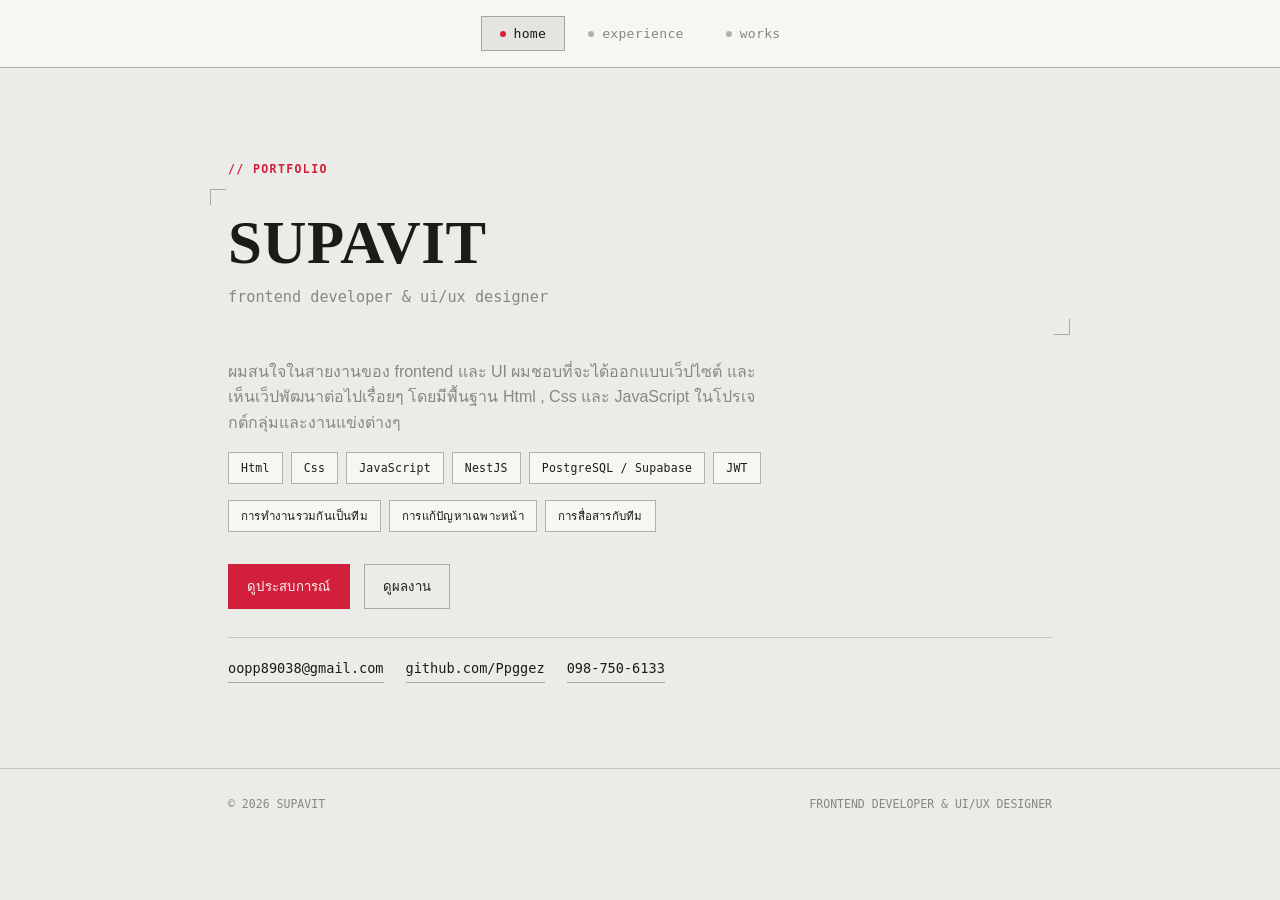
<file: portfolio-1/index.html>
<!DOCTYPE html>
<html lang="th">

<head>
    <meta charset="UTF-8">
    <meta name="viewport" content="width=device-width, initial-scale=1.0">
    <title>SUPAVIT — Portfolio</title>
    <link rel="stylesheet" href="style.css">
</head>

<body>

    <nav class="tabbar" role="tablist" aria-label="ส่วนของพอร์ตโฟลิโอ">
        <button class="tab active" role="tab" aria-selected="true" data-page="home"><span class="dot"></span>home</button>
        <button class="tab" role="tab" aria-selected="false" data-page="history"><span class="dot"></span>experience</button>
        <button class="tab" role="tab" aria-selected="false" data-page="works"><span class="dot"></span>works</button>
    </nav>

    <main class="wrap">

        <section id="home" class="page active">
            <div class="hero">
                <p class="eyebrow">// portfolio</p>
                <div class="frame">
                    <span class="c2"></span>
                    <span class="c3"></span>
                    <h1 class="name">SUPAVIT</h1>
                    <p class="role">frontend developer &amp; ui/ux designer</p>
                </div>
                <p class="bio">ผมสนใจในสายงานของ frontend และ UI ผมชอบที่จะได้ออกแบบเว็ปไซต์ และ เห็นเว็ปพัฒนาต่อไปเรื่อยๆ
                    โดยมีพื้นฐาน Html , Css และ JavaScript ในโปรเจกต์กลุ่มและงานแข่งต่างๆ</p>

                <div class="chips">
                    <span class="chip">Html</span>
                    <span class="chip">Css</span>
                    <span class="chip">JavaScript</span>
                    <span class="chip">NestJS</span>
                    <span class="chip">PostgreSQL / Supabase</span>
                    <span class="chip">JWT</span>
                </div>
                <div class="chips">
                    <span class="chip">การทำงานรวมกันเป็นทีม</span>
                    <span class="chip">การแก้ปัญหาเฉพาะหน้า</span>
                    <span class="chip">การสื่อสารกับทีม</span>
                </div>

                <div class="cta-row">
                    <button class="btn btn-fill" data-goto="history">ดูประสบการณ์</button>
                    <button class="btn" data-goto="works">ดูผลงาน</button>
                </div>

                <div class="contact-row">
                    <a href="mailto:oopp89038@gmail.com">oopp89038@gmail.com</a>
                    <a href="https://github.com/Ppggez" target="_blank" rel="noopener">github.com/Ppggez</a>
                    <a href="tel:0987506133">098-750-6133</a>
                </div>
            </div>
        </section>

        <section id="history" class="page">
            <div class="section-head">
                <h2>ประวัติและประสบการณ์</h2>
                <div class="section-num mono">SEC. 01 — EXPERIENCE</div>
            </div>

            <div class="timeline">
                <div class="t-item">
                    <p class="t-title">BBPM — Sanpakwan Smart Rehab Center</p>
                    <p class="t-desc">ระบบจัดการผู้ป่วยและการรักษา พัฒนา backend ด้วย NestJS เชื่อมต่อ PostgreSQL บน Supabase
                        พร้อมเข้ารหัสข้อมูลด้วย AES-256 และยืนยันตัวตนด้วย JWT เเละการเก็บข้อมูลผู้ป่วยให้มีความปลอดภัยสูงที่สุดด้วยการใช้Database
                        เเละ การ Hashรหัสผ่าน</p>
                    <div class="t-tags"><span>NestJS</span><span>Supabase</span><span>PostgreSQL</span><span>JWT</span><span>AES-256</span></div>
                </div>

                <div class="t-item">
                    <p class="t-title">Ban Mae Hoi Ngoen School project</p>
                    <p class="t-desc">แพลตฟอร์มจำลองการขายของให้กับนักเรียนช่วยให้นักเรียนได้เรียนรู้การใช้เทคโนโลยีและลดความผิดพลาดในงานบัญชีและการจัดการสินค้าผมได้รับหน้าที่ในการทำ
                        Frontend และ Ui design เป้นโปรเจคเเรกที่ผมได้ทดลองทำ เเละได้เรียนรู้การใช้งานภาษา Html , Css ,
                        JavaScript และการทำงานร่วมกันเป็นทีม</p>
                    <div class="t-tags"><span>Html</span><span>Css</span><span>JavaScript</span><span>UI design</span></div>
                </div>

                <div class="t-item">
                    <p class="t-title">ProjectWebtech</p>
                    <p class="t-desc">ได้ทำงานเป็นหลังบ้านเเละการเชื่อมต่อ Api ระบบจองและจัดการคอร์สเรียน พัฒนาด้วย Node.js
                        และ Express และ SQLite ซึ่งเชื่อมหน้าเว็บกับข้อมูลจริงผ่าน fetch()</p>
                    <div class="t-tags"><span>Node.js</span><span>Express</span><span>SQLite</span><span>REST API</span></div>
                </div>

                <div class="t-item">
                    <p class="t-title">Lampang City Municipality Kad Kong Ta</p>
                    <p class="t-desc">ผมได้มีโอกาศไปพุดคุยกับเทศบาลนครลำปางในส่วนงานของกาดกองต้าและได้เก็บข้อมูลมาเพื่อออกแบบเเละเเก้ปัญหา
                        การวิเคราะห์คนในพื้นที่กาดกองต้า เเละได้นำข้อมูลมาสร้างเว็ปเเละออกแบบเเดชบอร์ดเพื่อให้เทศบาลสามารถดูได้ง่ายมากขึ้น</p>
                    <div class="t-tags"><span>Figma</span><span>UI design</span></div>
                </div>

                <div class="t-item">
                    <p class="t-title">UXUI design workshop By Tcc</p>
                    <p class="t-desc">ผมได้เข้าร่วม Workshop ออกแบบ UI/UX ที่จัดโดย Tcc ซึ่งให้ความรู้เกี่ยวกับการใช้ Figma
                        ในการออกแบบและสร้าง prototype เเละสอนการคิดเผื่อเข้าใจ User ละการเก็บข้อมูลที่ User ต้องการจริงๆ</p>
                    <div class="t-tags"><span>Figma</span><span>UI/UX</span><span>Hackathon</span></div>
                </div>

                <div class="t-item">
                    <p class="t-title">Dashboard Design workshop</p>
                    <p class="t-desc">ผมได้เข้าร่วม Workshop ออกแบบ Dashboard ที่จัดโดยบริษัท ZyGen ซึ่งให้ความรู้เกี่ยวกับการออกแบบหน้าแดชบอร์ดที่ทำให้ผู้ใช้ดูง่ายอ่านง่ายเเละสะดวกมากขึ้น</p>
                    <div class="t-tags"><span>Figma</span><span>Dashboard design</span></div>
                </div>
            </div>
        </section>

        <section id="works" class="page">
            <div class="section-head">
                <h2>ผลงาน</h2>
                <div class="section-num mono">SEC. 02 — WORKS</div>
            </div>

            <div class="grid">
                <div class="card">
                    <span class="eyebrow">Hylifegroub hackathon 2025</span>
                    <p>กิจกรรม Hackathon แข่งขันพัฒนาไอเดียด้านเทคโนโลยีด้านการเงิน นำเสนอแอพจดรายรับรายจ่ายอัจฉริยะโดยใช้
                        AI ซึ่งได้รับรางวัลอันดับ 3 มาครับ</p>
                    <div class="t-tags"><span>Ui design</span><span>web app</span><span>AI</span></div>
                </div>

                <div class="card">
                    <span class="eyebrow">AI solution</span>
                    <p>โครงการพัฒนา AI Solution สำหรับเมืองเชียงใหม่ โดยร่วมแข่งขันและผ่านการอบรมจริงจากผู้เชี่ยวชาญ
                        พร้อมพัฒนา Prototype ที่สามารถต่อยอดใช้งานในอุตสาหกรรมได้จริง</p>
                    <div class="t-tags"><span>Solution</span><span>การทำงานร่วมกันเป็นทีม</span><span>การสื่อสารระหว่างทีม</span></div>
                </div>
            </div>
        </section>

    </main>

    <footer>
        <div class="wrap foot-row">
            <span>© 2026 SUPAVIT</span>
            <span class="mono">FRONTEND DEVELOPER &amp; UI/UX DESIGNER</span>
        </div>
    </footer>

    <script src="app.js"></script>
</body>

</html>
</file>
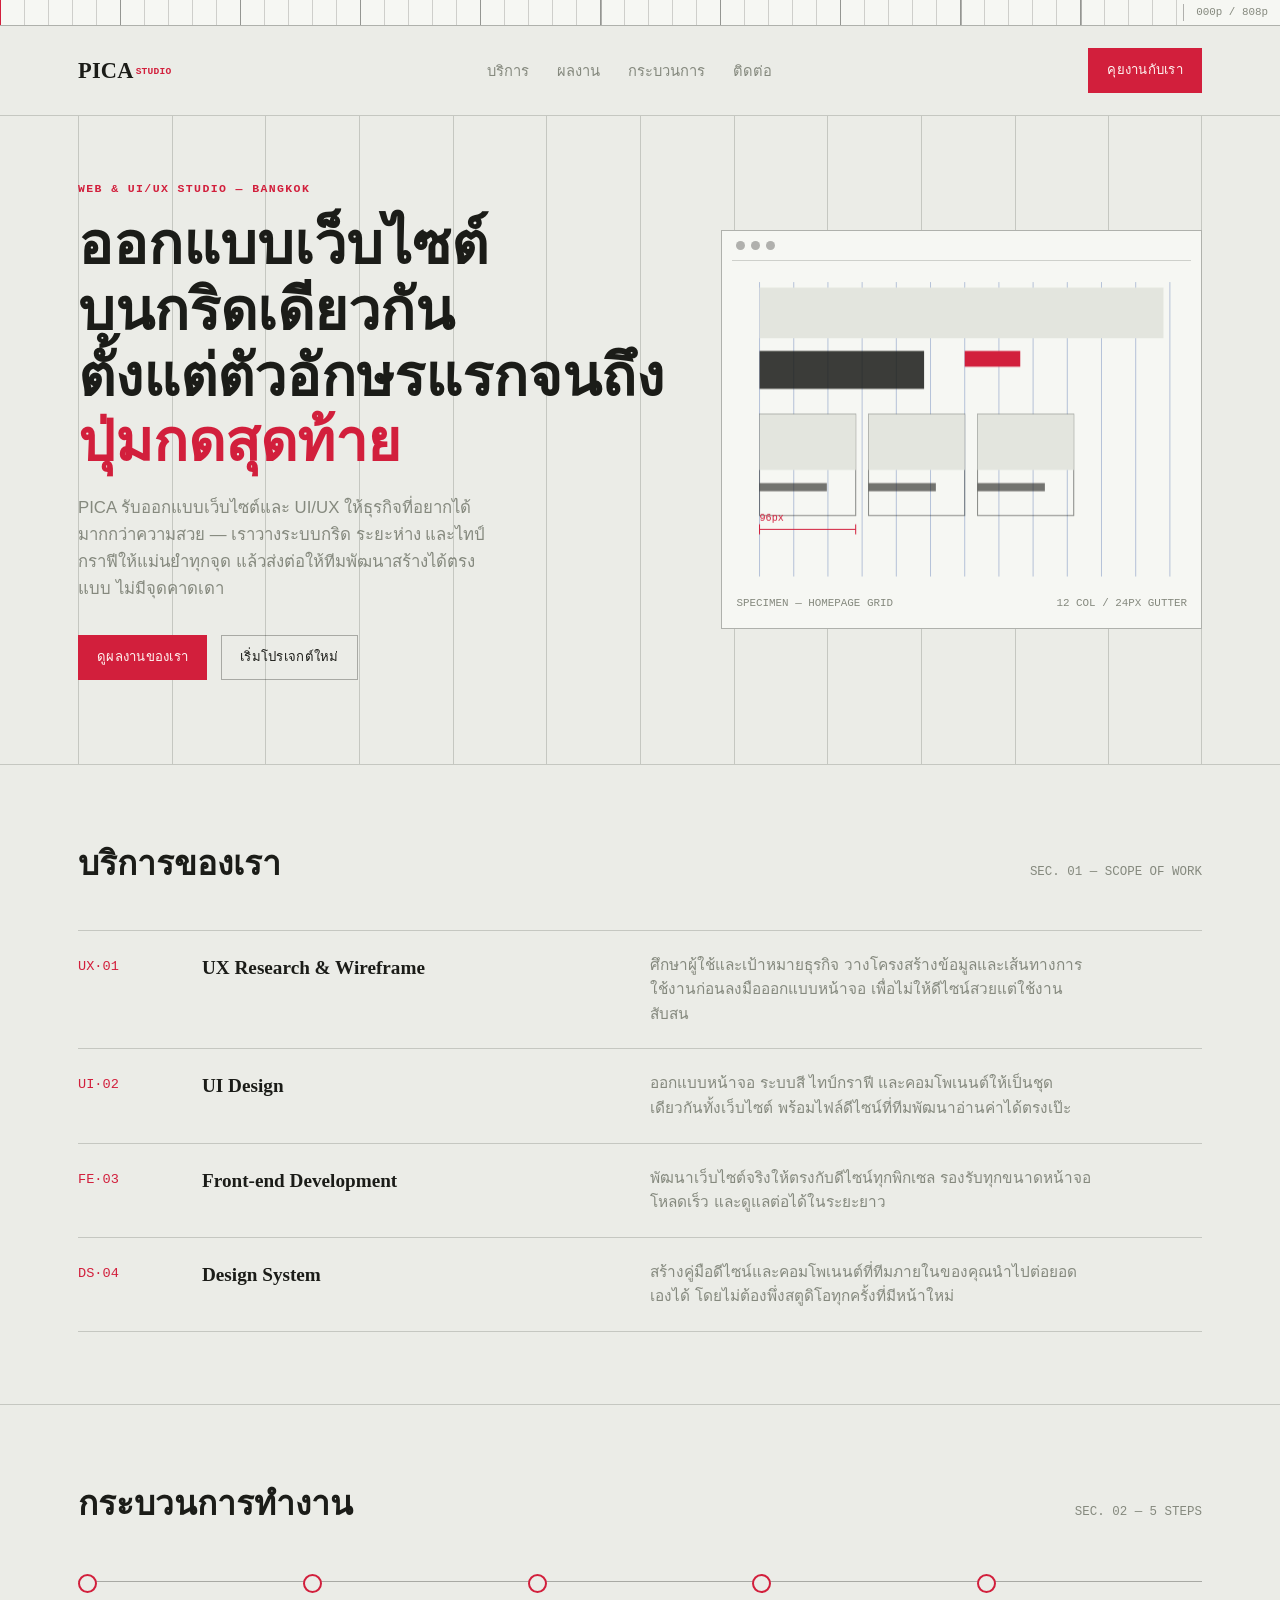
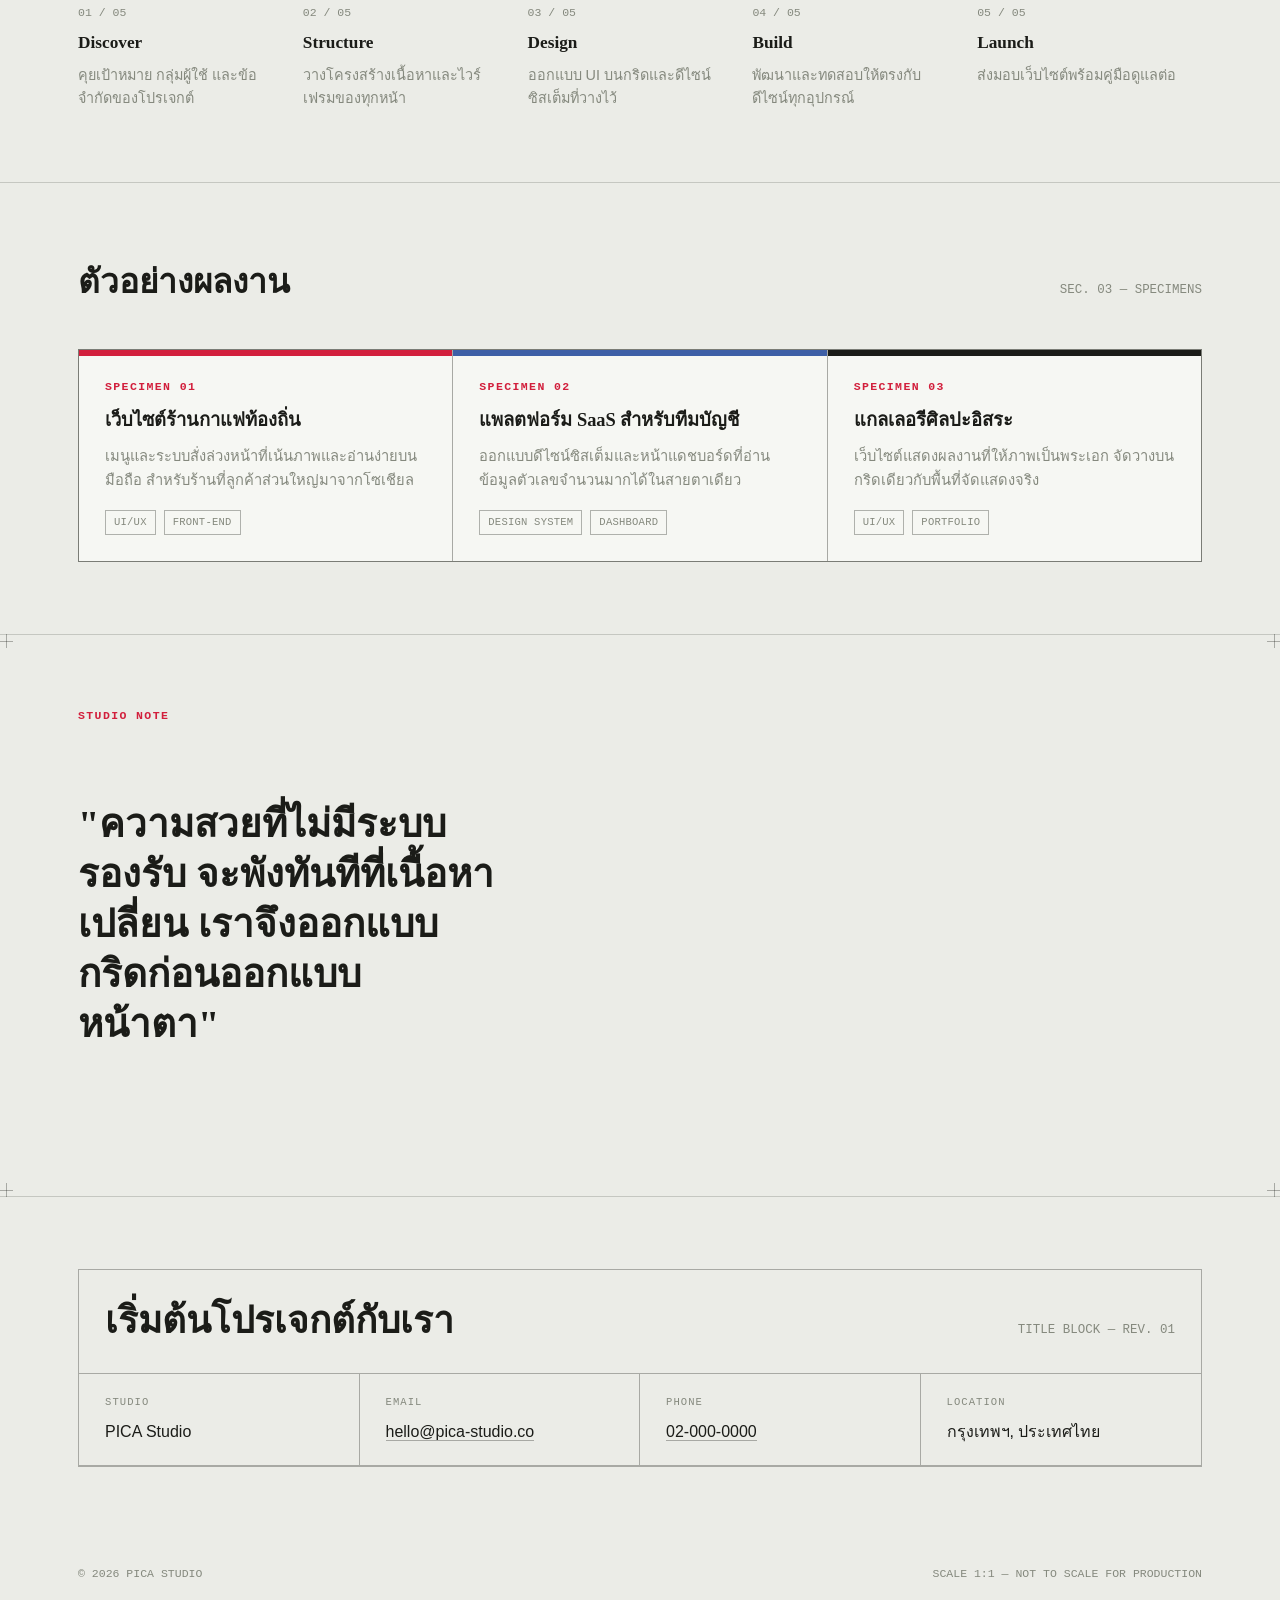
<file: home.html>
<!DOCTYPE html>
<html lang="th">

<head>
    <meta charset="UTF-8">
    <meta name="viewport" content="width=device-width, initial-scale=1.0">
    <title>PICA — สตูดิโอออกแบบเว็บไซต์ &amp; UI/UX</title>
    <link rel="stylesheet" href="home.css">
</head>

<body>

    <div id="ruler">
        <div id="ruler-ticks"><div id="ruler-pos"></div></div>
        <div id="ruler-label" class="mono">000p / 000p</div>
    </div>

    <header>
        <div class="wrap nav-row">
            <div class="logo">PICA<sup>STUDIO</sup></div>
            <nav>
                <ul>
                    <li><a href="#services">บริการ</a></li>
                    <li><a href="#work">ผลงาน</a></li>
                    <li><a href="#process">กระบวนการ</a></li>
                    <li><a href="#contact">ติดต่อ</a></li>
                </ul>
            </nav>
            <a class="btn btn-fill" href="#contact">คุยงานกับเรา</a>
        </div>
    </header>

    <section id="hero">
        <div class="grid-overlay" aria-hidden="true">
            <span></span><span></span><span></span><span></span><span></span><span></span>
            <span></span><span></span><span></span><span></span><span></span><span></span>
        </div>
        <div class="wrap hero-inner">
            <div>
                <div class="eyebrow">WEB &amp; UI/UX STUDIO — BANGKOK</div>
                <h1 class="headline">ออกแบบเว็บไซต์บนกริดเดียวกัน<br>ตั้งแต่ตัวอักษรแรกจนถึง<em>ปุ่มกดสุดท้าย</em></h1>
                <p class="sub">PICA รับออกแบบเว็บไซต์และ UI/UX ให้ธุรกิจที่อยากได้มากกว่าความสวย — เราวางระบบกริด
                    ระยะห่าง และไทป์กราฟีให้แม่นยำทุกจุด แล้วส่งต่อให้ทีมพัฒนาสร้างได้ตรงแบบ ไม่มีจุดคาดเดา</p>
                <div class="cta-row">
                    <a class="btn btn-fill" href="#work">ดูผลงานของเรา</a>
                    <a class="btn" href="#contact">เริ่มโปรเจกต์ใหม่</a>
                </div>
            </div>
            <div class="specimen-frame">
                <div class="specimen-bar"><span></span><span></span><span></span></div>
                <canvas id="specimen" width="640" height="440"></canvas>
                <div class="specimen-cap">
                    <span>SPECIMEN — HOMEPAGE GRID</span>
                    <span>12 COL / 24PX GUTTER</span>
                </div>
            </div>
        </div>
    </section>

    <section id="services">
        <div class="wrap">
            <div class="section-head">
                <h2>บริการของเรา</h2>
                <div class="section-num mono">SEC. 01 — SCOPE OF WORK</div>
            </div>
            <div class="spec-row">
                <div class="spec-code">UX·01</div>
                <div class="spec-title">UX Research &amp; Wireframe</div>
                <div class="spec-desc">ศึกษาผู้ใช้และเป้าหมายธุรกิจ วางโครงสร้างข้อมูลและเส้นทางการใช้งานก่อนลงมือออกแบบหน้าจอ เพื่อไม่ให้ดีไซน์สวยแต่ใช้งานสับสน</div>
            </div>
            <div class="spec-row">
                <div class="spec-code">UI·02</div>
                <div class="spec-title">UI Design</div>
                <div class="spec-desc">ออกแบบหน้าจอ ระบบสี ไทป์กราฟี และคอมโพเนนต์ให้เป็นชุดเดียวกันทั้งเว็บไซต์ พร้อมไฟล์ดีไซน์ที่ทีมพัฒนาอ่านค่าได้ตรงเป๊ะ</div>
            </div>
            <div class="spec-row">
                <div class="spec-code">FE·03</div>
                <div class="spec-title">Front-end Development</div>
                <div class="spec-desc">พัฒนาเว็บไซต์จริงให้ตรงกับดีไซน์ทุกพิกเซล รองรับทุกขนาดหน้าจอ โหลดเร็ว และดูแลต่อได้ในระยะยาว</div>
            </div>
            <div class="spec-row">
                <div class="spec-code">DS·04</div>
                <div class="spec-title">Design System</div>
                <div class="spec-desc">สร้างคู่มือดีไซน์และคอมโพเนนต์ที่ทีมภายในของคุณนำไปต่อยอดเองได้ โดยไม่ต้องพึ่งสตูดิโอทุกครั้งที่มีหน้าใหม่</div>
            </div>
        </div>
    </section>

    <section id="process">
        <div class="wrap">
            <div class="section-head">
                <h2>กระบวนการทำงาน</h2>
                <div class="section-num mono">SEC. 02 — 5 STEPS</div>
            </div>
            <div class="process-strip">
                <div class="p-step"><div class="p-num">01 / 05</div><div class="p-title">Discover</div><div class="p-desc">คุยเป้าหมาย กลุ่มผู้ใช้ และข้อจำกัดของโปรเจกต์</div></div>
                <div class="p-step"><div class="p-num">02 / 05</div><div class="p-title">Structure</div><div class="p-desc">วางโครงสร้างเนื้อหาและไวร์เฟรมของทุกหน้า</div></div>
                <div class="p-step"><div class="p-num">03 / 05</div><div class="p-title">Design</div><div class="p-desc">ออกแบบ UI บนกริดและดีไซน์ซิสเต็มที่วางไว้</div></div>
                <div class="p-step"><div class="p-num">04 / 05</div><div class="p-title">Build</div><div class="p-desc">พัฒนาและทดสอบให้ตรงกับดีไซน์ทุกอุปกรณ์</div></div>
                <div class="p-step"><div class="p-num">05 / 05</div><div class="p-title">Launch</div><div class="p-desc">ส่งมอบเว็บไซต์พร้อมคู่มือดูแลต่อ</div></div>
            </div>
        </div>
    </section>

    <section id="work">
        <div class="wrap">
            <div class="section-head">
                <h2>ตัวอย่างผลงาน</h2>
                <div class="section-num mono">SEC. 03 — SPECIMENS</div>
            </div>
            <div class="spec-grid">
                <div class="work-card">
                    <div class="swatch" style="background:var(--accent)"></div>
                    <span class="eyebrow">SPECIMEN 01</span>
                    <h3>เว็บไซต์ร้านกาแฟท้องถิ่น</h3>
                    <p>เมนูและระบบสั่งล่วงหน้าที่เน้นภาพและอ่านง่ายบนมือถือ สำหรับร้านที่ลูกค้าส่วนใหญ่มาจากโซเชียล</p>
                    <div class="tag-row"><span class="tag">UI/UX</span><span class="tag">FRONT-END</span></div>
                </div>
                <div class="work-card">
                    <div class="swatch" style="background:var(--guide)"></div>
                    <span class="eyebrow">SPECIMEN 02</span>
                    <h3>แพลตฟอร์ม SaaS สำหรับทีมบัญชี</h3>
                    <p>ออกแบบดีไซน์ซิสเต็มและหน้าแดชบอร์ดที่อ่านข้อมูลตัวเลขจำนวนมากได้ในสายตาเดียว</p>
                    <div class="tag-row"><span class="tag">DESIGN SYSTEM</span><span class="tag">DASHBOARD</span></div>
                </div>
                <div class="work-card">
                    <div class="swatch" style="background:var(--ink)"></div>
                    <span class="eyebrow">SPECIMEN 03</span>
                    <h3>แกลเลอรีศิลปะอิสระ</h3>
                    <p>เว็บไซต์แสดงผลงานที่ให้ภาพเป็นพระเอก จัดวางบนกริดเดียวกับพื้นที่จัดแสดงจริง</p>
                    <div class="tag-row"><span class="tag">UI/UX</span><span class="tag">PORTFOLIO</span></div>
                </div>
            </div>
        </div>
    </section>

    <section id="philosophy" class="crop">
        <div class="crop-mark cm-tl"></div>
        <div class="crop-mark cm-tr"></div>
        <div class="crop-mark cm-bl"></div>
        <div class="crop-mark cm-br"></div>
        <div class="wrap">
            <div class="eyebrow">STUDIO NOTE</div>
            <p class="quote">"ความสวยที่ไม่มีระบบรองรับ จะพังทันทีที่เนื้อหาเปลี่ยน เราจึงออกแบบกริดก่อนออกแบบหน้าตา"</p>
        </div>
    </section>

    <section id="contact">
        <div class="wrap">
            <div class="title-block">
                <div class="tb-head">
                    <h2>เริ่มต้นโปรเจกต์กับเรา</h2>
                    <div class="section-num mono">TITLE BLOCK — REV. 01</div>
                </div>
                <div class="tb-grid">
                    <div class="tb-cell"><div class="tb-label">Studio</div><div class="tb-value">PICA Studio</div></div>
                    <div class="tb-cell"><div class="tb-label">Email</div><div class="tb-value"><a href="mailto:hello@pica-studio.co">hello@pica-studio.co</a></div></div>
                    <div class="tb-cell"><div class="tb-label">Phone</div><div class="tb-value"><a href="tel:+66200000000">02-000-0000</a></div></div>
                    <div class="tb-cell"><div class="tb-label">Location</div><div class="tb-value">กรุงเทพฯ, ประเทศไทย</div></div>
                </div>
            </div>
        </div>
    </section>

    <footer>
        <div class="wrap foot-row">
            <span>© 2026 PICA STUDIO</span>
            <span>SCALE 1:1 — NOT TO SCALE FOR PRODUCTION</span>
        </div>
    </footer>

    <script>
        (function () {
            var pos = document.getElementById('ruler-pos'), label = document.getElementById('ruler-label');
            function pad(n) { return String(Math.round(n)).padStart(3, '0'); }
            function updateRuler() {
                var doc = document.documentElement, max = Math.max(1, doc.scrollHeight - window.innerHeight), ratio = Math.min(1, window.scrollY / max);
                var totalPicas = Math.round(doc.scrollHeight / 4), currentPicas = Math.round(ratio * totalPicas);
                pos.style.left = (ratio * 100) + '%';
                label.textContent = pad(currentPicas) + 'p / ' + pad(totalPicas) + 'p';
            }
            window.addEventListener('scroll', updateRuler, { passive: true });
            window.addEventListener('resize', updateRuler);
            updateRuler();

            var canvas = document.getElementById('specimen'), ctx = canvas.getContext('2d');
            function drawSpecimen() {
                var dpr = window.devicePixelRatio || 1, w = canvas.clientWidth || 600, h = w * (440 / 640);
                canvas.width = w * dpr; canvas.height = h * dpr; canvas.style.height = h + 'px';
                ctx.setTransform(dpr, 0, 0, dpr, 0, 0);

                var cs = getComputedStyle(document.body);
                var ink = cs.getPropertyValue('--ink').trim() || '#1B1C18';
                var accent = cs.getPropertyValue('--accent').trim() || '#D21F3C';
                var guide = cs.getPropertyValue('--guide').trim() || '#3E5FA6';
                var panel2 = cs.getPropertyValue('--panel-2').trim() || '#E3E5DE';
                ctx.clearRect(0, 0, w, h);

                var margin = w * 0.06, cols = 12, gutter = w * 0.014, colW = (w - margin * 2 - gutter * (cols - 1)) / cols;
                ctx.strokeStyle = guide; ctx.globalAlpha = 0.35; ctx.lineWidth = 1;
                for (var i = 0; i <= cols; i++) {
                    var x = margin + i * (colW + gutter);
                    ctx.beginPath(); ctx.moveTo(x, margin * 0.4); ctx.lineTo(x, h - margin * 0.4); ctx.stroke();
                }
                ctx.globalAlpha = 1;

                ctx.fillStyle = panel2;
                ctx.fillRect(margin, margin * 0.6, w - margin * 2, h * 0.16);

                ctx.fillStyle = ink; ctx.globalAlpha = 0.85;
                ctx.fillRect(margin, margin * 0.6 + h * 0.2, colW * 5 + gutter * 4, h * 0.12);
                ctx.globalAlpha = 1;

                ctx.fillStyle = accent;
                ctx.fillRect(margin + colW * 6 + gutter * 6, margin * 0.6 + h * 0.2, colW * 2, h * 0.05);

                var cardY = margin * 0.6 + h * 0.4, cardH = h * 0.32, cardW = colW * 3 + gutter * 2;
                for (var c = 0; c < 3; c++) {
                    var cx = margin + c * (cardW + gutter * 2);
                    ctx.strokeStyle = ink; ctx.globalAlpha = 0.5;
                    ctx.strokeRect(cx, cardY, cardW, cardH);
                    ctx.globalAlpha = 1;
                    ctx.fillStyle = panel2;
                    ctx.fillRect(cx, cardY, cardW, cardH * 0.55);
                    ctx.fillStyle = ink; ctx.globalAlpha = 0.6;
                    ctx.fillRect(cx, cardY + cardH * 0.68, cardW * 0.7, cardH * 0.08);
                    ctx.globalAlpha = 1;
                }

                ctx.strokeStyle = accent; ctx.lineWidth = 1;
                var dimY = cardY + cardH + margin * 0.5;
                ctx.beginPath(); ctx.moveTo(margin, dimY); ctx.lineTo(margin + cardW, dimY); ctx.stroke();
                ctx.beginPath(); ctx.moveTo(margin, dimY - 5); ctx.lineTo(margin, dimY + 5); ctx.stroke();
                ctx.beginPath(); ctx.moveTo(margin + cardW, dimY - 5); ctx.lineTo(margin + cardW, dimY + 5); ctx.stroke();

                ctx.fillStyle = accent;
                ctx.font = (w * 0.022) + 'px Consolas, monospace';
                ctx.fillText(Math.round(cardW) + 'px', margin, dimY - 8);
            }
            drawSpecimen();
            window.addEventListener('resize', drawSpecimen);
        })();
    </script>
</body>

</html>
</file>
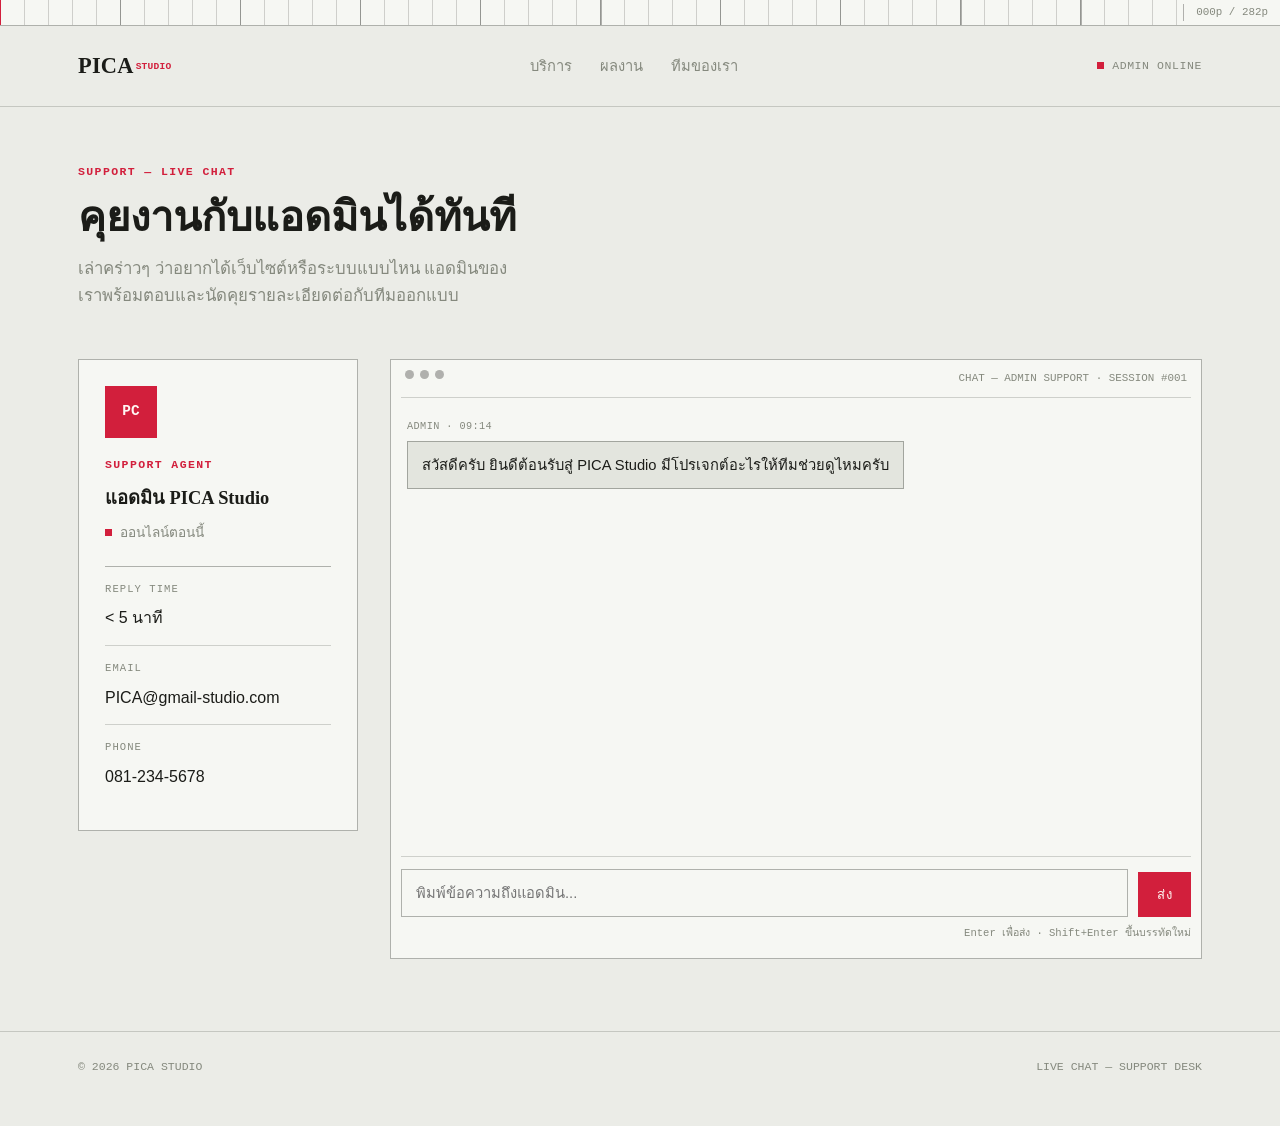
<file: chat/chat.html>
<!DOCTYPE html>
<html lang="th">

<head>
    <meta charset="UTF-8">
    <meta name="viewport" content="width=device-width, initial-scale=1.0">
    <title>คุยกับแอดมิน — PICA STUDIO</title>
    <link rel="stylesheet" href="../home/home.css">
    <link rel="stylesheet" href="chat.css">
</head>

<body>

    <div id="ruler">
        <div id="ruler-ticks"><div id="ruler-pos"></div></div>
        <div id="ruler-label" class="mono">000p / 000p</div>
    </div>

    <header>
        <div class="wrap nav-row">
            <a href="../home/home.html" style="text-decoration:none;color:inherit;"><div class="logo">PICA<sup>STUDIO</sup></div></a>
            <nav>
                <ul>
                    <li><a href="../home/home.html#services">บริการ</a></li>
                    <li><a href="../home/home.html#work">ผลงาน</a></li>
                    <li><a href="../profile/profile.html">ทีมของเรา</a></li>
                </ul>
            </nav>
            <div class="status-pill mono"><span class="dot"></span>ADMIN ONLINE</div>
        </div>
    </header>

    <section id="chat-hero">
        <div class="wrap">
            <div class="eyebrow">SUPPORT — LIVE CHAT</div>
            <h1>คุยงานกับแอดมินได้ทันที</h1>
            <p class="sub">เล่าคร่าวๆ ว่าอยากได้เว็บไซต์หรือระบบแบบไหน แอดมินของเราพร้อมตอบและนัดคุยรายละเอียดต่อกับทีมออกแบบ</p>
        </div>
    </section>

    <section id="chat-main">
        <div class="wrap chat-grid">
            <aside class="admin-card">
                <div class="admin-avatar mono">PC</div>
                <div class="eyebrow">SUPPORT AGENT</div>
                <h3>แอดมิน PICA Studio</h3>
                <p class="admin-status"><span class="dot"></span>ออนไลน์ตอนนี้</p>
                <div class="admin-meta">
                    <div class="admin-meta-row"><div class="tb-label">Reply Time</div><div class="tb-value">&lt; 5 นาที</div></div>
                    <div class="admin-meta-row"><div class="tb-label">Email</div><div class="tb-value">PICA@gmail-studio.com</div></div>
                    <div class="admin-meta-row"><div class="tb-label">Phone</div><div class="tb-value">081-234-5678</div></div>
                </div>
            </aside>

            <div class="specimen-frame chat-window">
                <div class="specimen-bar">
                    <span></span><span></span><span></span>
                    <span class="chat-bar-label mono">CHAT — ADMIN SUPPORT · SESSION #001</span>
                </div>
                <div class="chat-log" id="chatLog">
                    <div class="chat-msg admin">
                        <div class="chat-meta mono">ADMIN · 09:14</div>
                        <div class="chat-bubble">สวัสดีครับ ยินดีต้อนรับสู่ PICA Studio มีโปรเจกต์อะไรให้ทีมช่วยดูไหมครับ</div>
                    </div>
                </div>
                <form class="chat-input-row" id="chatForm">
                    <textarea id="chatInput" class="chat-input" placeholder="พิมพ์ข้อความถึงแอดมิน..." rows="1"></textarea>
                    <button type="submit" class="btn btn-fill">ส่ง</button>
                </form>
                <div class="chat-hint mono">Enter เพื่อส่ง · Shift+Enter ขึ้นบรรทัดใหม่</div>
            </div>
        </div>
    </section>

    <footer>
        <div class="wrap foot-row">
            <span>© 2026 PICA STUDIO</span>
            <span>LIVE CHAT — SUPPORT DESK</span>
        </div>
    </footer>

    <script>
        (function () {
            var pos = document.getElementById('ruler-pos'), label = document.getElementById('ruler-label');
            function pad(n) { return String(Math.round(n)).padStart(3, '0'); }
            function updateRuler() {
                var doc = document.documentElement, max = Math.max(1, doc.scrollHeight - window.innerHeight), ratio = Math.min(1, window.scrollY / max);
                var totalPicas = Math.round(doc.scrollHeight / 4), currentPicas = Math.round(ratio * totalPicas);
                pos.style.left = (ratio * 100) + '%';
                label.textContent = pad(currentPicas) + 'p / ' + pad(totalPicas) + 'p';
            }
            window.addEventListener('scroll', updateRuler, { passive: true });
            window.addEventListener('resize', updateRuler);
            updateRuler();
        })();

        (function () {
            var form = document.getElementById('chatForm');
            var input = document.getElementById('chatInput');
            var log = document.getElementById('chatLog');

            function pad(n) { return String(n).padStart(2, '0'); }
            function timeNow() { var d = new Date(); return pad(d.getHours()) + ':' + pad(d.getMinutes()); }

            function addMessage(sender, text) {
                var wrap = document.createElement('div');
                wrap.className = 'chat-msg ' + sender;
                var meta = document.createElement('div');
                meta.className = 'chat-meta mono';
                meta.textContent = (sender === 'user' ? 'คุณ' : 'ADMIN') + ' · ' + timeNow();
                var bubble = document.createElement('div');
                bubble.className = 'chat-bubble';
                bubble.textContent = text;
                wrap.appendChild(meta);
                wrap.appendChild(bubble);
                log.appendChild(wrap);
                log.scrollTop = log.scrollHeight;
            }

            var replies = [
                'รับทราบครับ ขอรายละเอียดเพิ่มเติมเกี่ยวกับโปรเจกต์ได้ไหมครับ',
                'พอจะบอกงบประมาณและกำหนดส่งงานคร่าวๆ ได้ไหมครับ',
                'เดี๋ยวทีมออกแบบจะติดต่อกลับไปภายใน 5 นาทีนะครับ',
                'ขอบคุณสำหรับข้อมูลครับ กำลังส่งต่อให้ทีมดูครับ'
            ];
            var replyIndex = 0;

            form.addEventListener('submit', function (e) {
                e.preventDefault();
                var text = input.value.trim();
                if (!text) return;
                addMessage('user', text);
                input.value = '';
                input.style.height = 'auto';
                setTimeout(function () {
                    addMessage('admin', replies[replyIndex % replies.length]);
                    replyIndex++;
                }, 900);
            });

            input.addEventListener('keydown', function (e) {
                if (e.key === 'Enter' && !e.shiftKey) {
                    e.preventDefault();
                    form.requestSubmit();
                }
            });

            input.addEventListener('input', function () {
                input.style.height = 'auto';
                input.style.height = Math.min(input.scrollHeight, 140) + 'px';
            });
        })();
    </script>
</body>

</html>
</file>
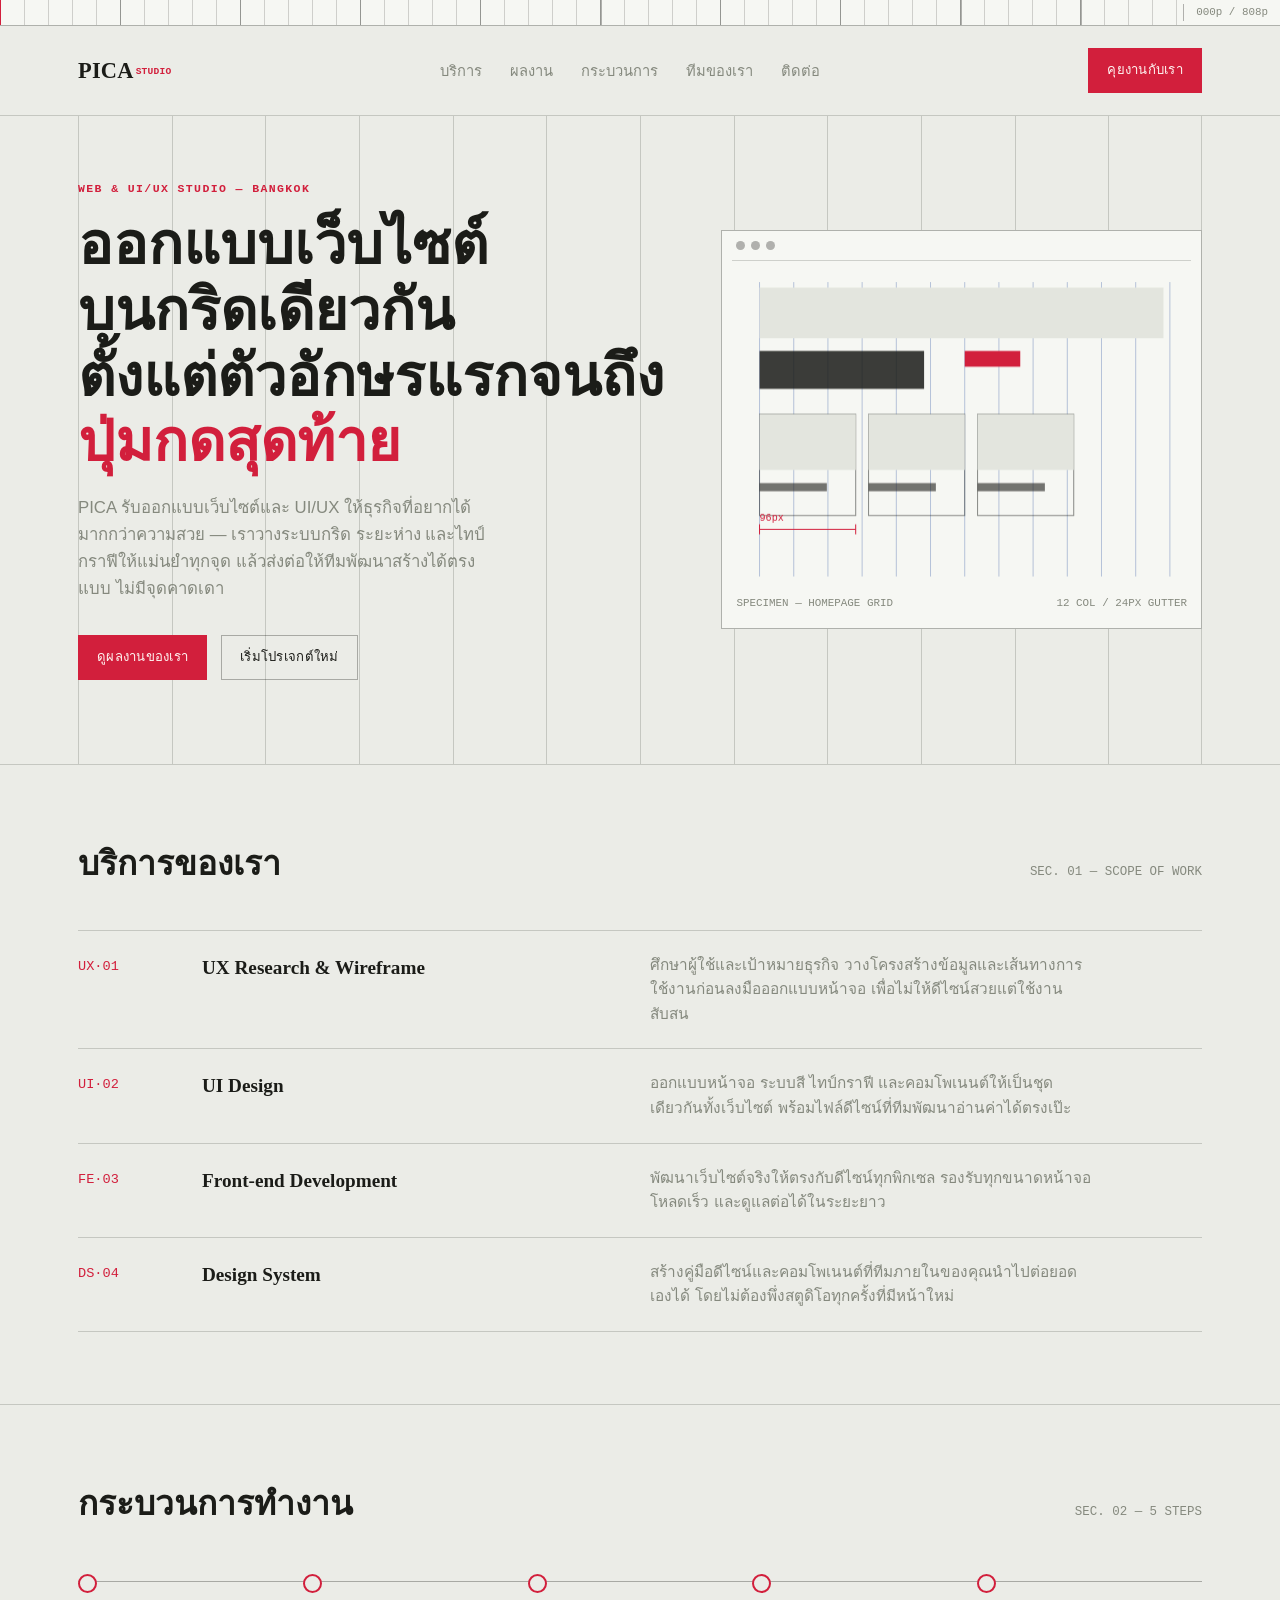
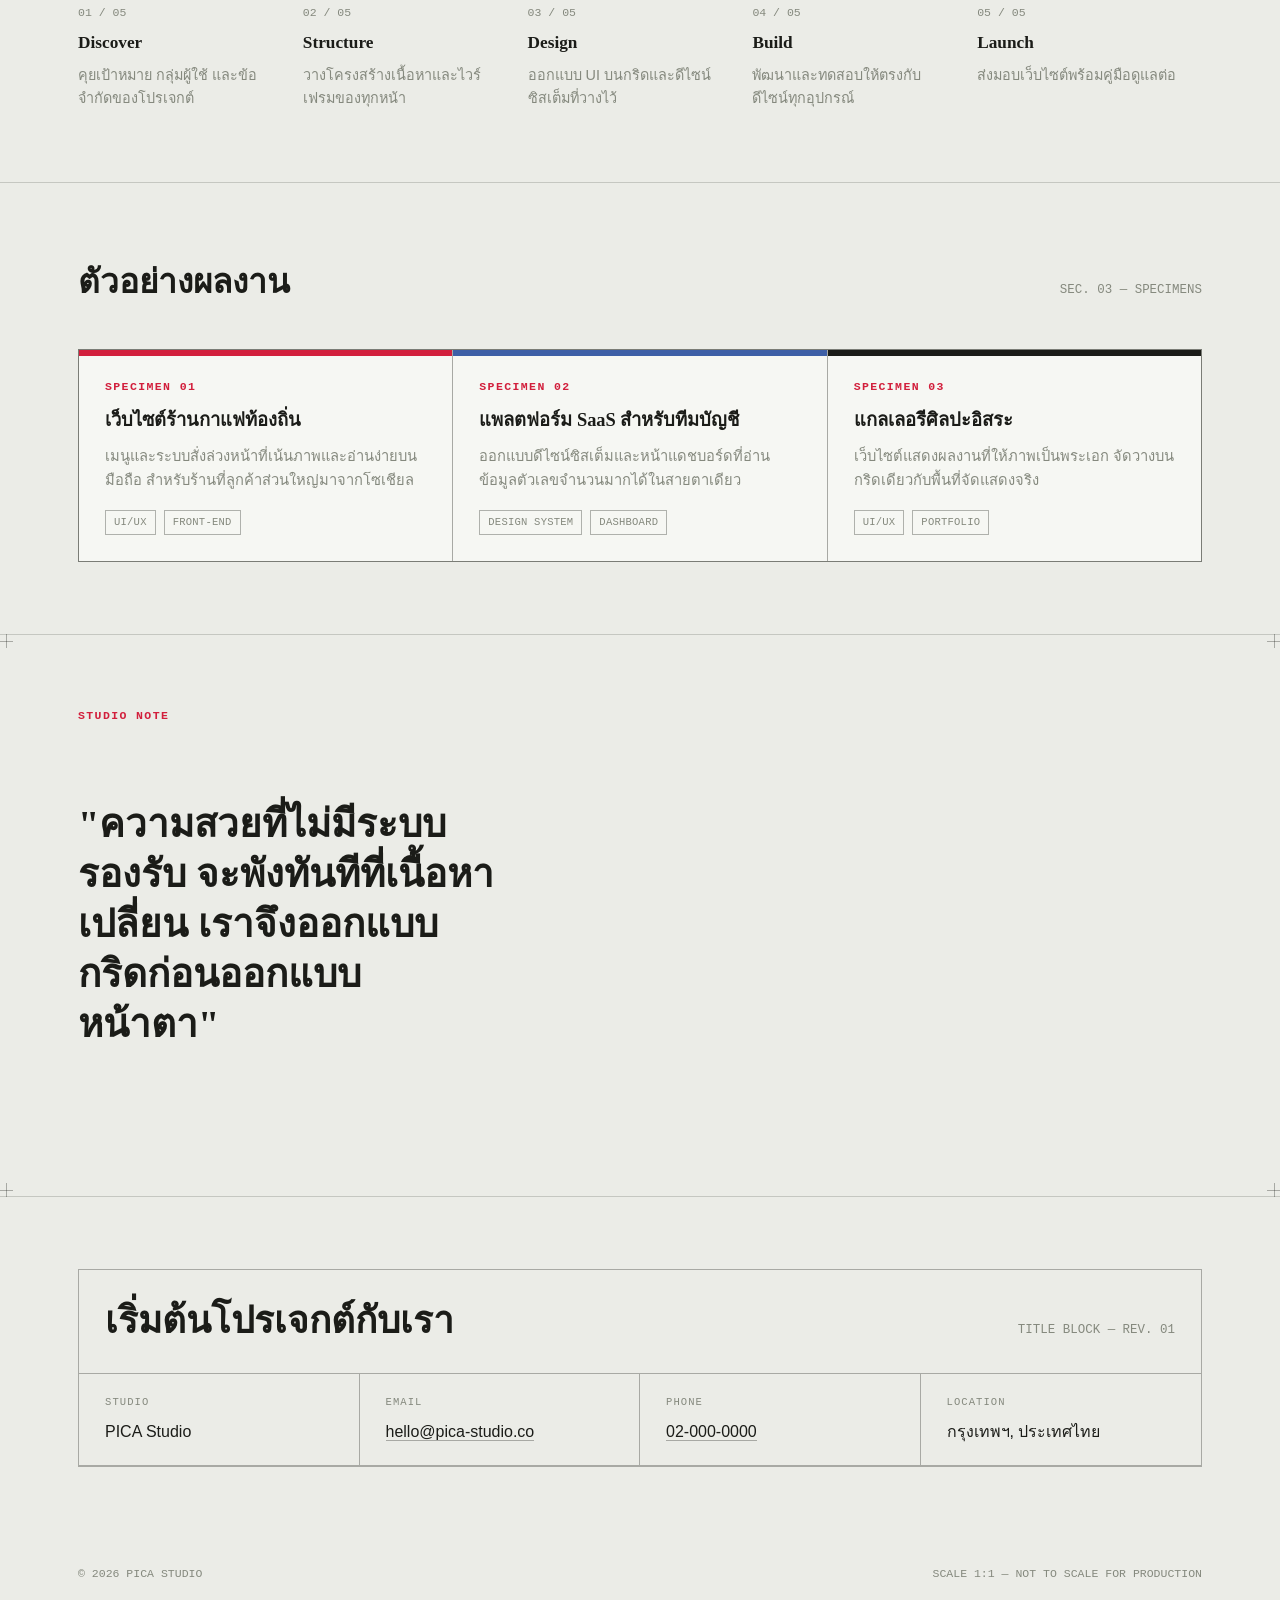
<file: home/home.html>
<!DOCTYPE html>
<html lang="th">

<head>
    <meta charset="UTF-8">
    <meta name="viewport" content="width=device-width, initial-scale=1.0">
    <title>PICA — สตูดิโอออกแบบเว็บไซต์ &amp; UI/UX</title>
    <link rel="stylesheet" href="home.css">
</head>

<body>

    <div id="ruler">
        <div id="ruler-ticks"><div id="ruler-pos"></div></div>
        <div id="ruler-label" class="mono">000p / 000p</div>
    </div>

    <header>
        <div class="wrap nav-row">
            <div class="logo">PICA<sup>STUDIO</sup></div>
            <nav>
                <ul>
                    <li><a href="#services">บริการ</a></li>
                    <li><a href="#work">ผลงาน</a></li>
                    <li><a href="#process">กระบวนการ</a></li>
                    <li><a href="../profile/profile.html">ทีมของเรา</a></li>
                    <li><a href="#contact">ติดต่อ</a></li>
                </ul>
            </nav>
            <a class="btn btn-fill" href="../chat/chat.html">คุยงานกับเรา</a>
        </div>
    </header>

    <section id="hero">
        <div class="grid-overlay" aria-hidden="true">
            <span></span><span></span><span></span><span></span><span></span><span></span>
            <span></span><span></span><span></span><span></span><span></span><span></span>
        </div>
        <div class="wrap hero-inner">
            <div>
                <div class="eyebrow">WEB &amp; UI/UX STUDIO — BANGKOK</div>
                <h1 class="headline">ออกแบบเว็บไซต์บนกริดเดียวกัน<br>ตั้งแต่ตัวอักษรแรกจนถึง<em>ปุ่มกดสุดท้าย</em></h1>
                <p class="sub">PICA รับออกแบบเว็บไซต์และ UI/UX ให้ธุรกิจที่อยากได้มากกว่าความสวย — เราวางระบบกริด
                    ระยะห่าง และไทป์กราฟีให้แม่นยำทุกจุด แล้วส่งต่อให้ทีมพัฒนาสร้างได้ตรงแบบ ไม่มีจุดคาดเดา</p>
                <div class="cta-row">
                    <a class="btn btn-fill" href="#work">ดูผลงานของเรา</a>
                    <a class="btn" href="#contact">เริ่มโปรเจกต์ใหม่</a>
                </div>
            </div>
            <div class="specimen-frame">
                <div class="specimen-bar"><span></span><span></span><span></span></div>
                <canvas id="specimen" width="640" height="440"></canvas>
                <div class="specimen-cap">
                    <span>SPECIMEN — HOMEPAGE GRID</span>
                    <span>12 COL / 24PX GUTTER</span>
                </div>
            </div>
        </div>
    </section>

    <section id="services">
        <div class="wrap">
            <div class="section-head">
                <h2>บริการของเรา</h2>
                <div class="section-num mono">SEC. 01 — SCOPE OF WORK</div>
            </div>
            <div class="spec-row">
                <div class="spec-code">UX·01</div>
                <div class="spec-title">UX Research &amp; Wireframe</div>
                <div class="spec-desc">ศึกษาผู้ใช้และเป้าหมายธุรกิจ วางโครงสร้างข้อมูลและเส้นทางการใช้งานก่อนลงมือออกแบบหน้าจอ เพื่อไม่ให้ดีไซน์สวยแต่ใช้งานสับสน</div>
            </div>
            <div class="spec-row">
                <div class="spec-code">UI·02</div>
                <div class="spec-title">UI Design</div>
                <div class="spec-desc">ออกแบบหน้าจอ ระบบสี ไทป์กราฟี และคอมโพเนนต์ให้เป็นชุดเดียวกันทั้งเว็บไซต์ พร้อมไฟล์ดีไซน์ที่ทีมพัฒนาอ่านค่าได้ตรงเป๊ะ</div>
            </div>
            <div class="spec-row">
                <div class="spec-code">FE·03</div>
                <div class="spec-title">Front-end Development</div>
                <div class="spec-desc">พัฒนาเว็บไซต์จริงให้ตรงกับดีไซน์ทุกพิกเซล รองรับทุกขนาดหน้าจอ โหลดเร็ว และดูแลต่อได้ในระยะยาว</div>
            </div>
            <div class="spec-row">
                <div class="spec-code">DS·04</div>
                <div class="spec-title">Design System</div>
                <div class="spec-desc">สร้างคู่มือดีไซน์และคอมโพเนนต์ที่ทีมภายในของคุณนำไปต่อยอดเองได้ โดยไม่ต้องพึ่งสตูดิโอทุกครั้งที่มีหน้าใหม่</div>
            </div>
        </div>
    </section>

    <section id="process">
        <div class="wrap">
            <div class="section-head">
                <h2>กระบวนการทำงาน</h2>
                <div class="section-num mono">SEC. 02 — 5 STEPS</div>
            </div>
            <div class="process-strip">
                <div class="p-step"><div class="p-num">01 / 05</div><div class="p-title">Discover</div><div class="p-desc">คุยเป้าหมาย กลุ่มผู้ใช้ และข้อจำกัดของโปรเจกต์</div></div>
                <div class="p-step"><div class="p-num">02 / 05</div><div class="p-title">Structure</div><div class="p-desc">วางโครงสร้างเนื้อหาและไวร์เฟรมของทุกหน้า</div></div>
                <div class="p-step"><div class="p-num">03 / 05</div><div class="p-title">Design</div><div class="p-desc">ออกแบบ UI บนกริดและดีไซน์ซิสเต็มที่วางไว้</div></div>
                <div class="p-step"><div class="p-num">04 / 05</div><div class="p-title">Build</div><div class="p-desc">พัฒนาและทดสอบให้ตรงกับดีไซน์ทุกอุปกรณ์</div></div>
                <div class="p-step"><div class="p-num">05 / 05</div><div class="p-title">Launch</div><div class="p-desc">ส่งมอบเว็บไซต์พร้อมคู่มือดูแลต่อ</div></div>
            </div>
        </div>
    </section>

    <section id="work">
        <div class="wrap">
            <div class="section-head">
                <h2>ตัวอย่างผลงาน</h2>
                <div class="section-num mono">SEC. 03 — SPECIMENS</div>
            </div>
            <div class="spec-grid">
                <div class="work-card">
                    <div class="swatch" style="background:var(--accent)"></div>
                    <span class="eyebrow">SPECIMEN 01</span>
                    <h3>เว็บไซต์ร้านกาแฟท้องถิ่น</h3>
                    <p>เมนูและระบบสั่งล่วงหน้าที่เน้นภาพและอ่านง่ายบนมือถือ สำหรับร้านที่ลูกค้าส่วนใหญ่มาจากโซเชียล</p>
                    <div class="tag-row"><span class="tag">UI/UX</span><span class="tag">FRONT-END</span></div>
                </div>
                <div class="work-card">
                    <div class="swatch" style="background:var(--guide)"></div>
                    <span class="eyebrow">SPECIMEN 02</span>
                    <h3>แพลตฟอร์ม SaaS สำหรับทีมบัญชี</h3>
                    <p>ออกแบบดีไซน์ซิสเต็มและหน้าแดชบอร์ดที่อ่านข้อมูลตัวเลขจำนวนมากได้ในสายตาเดียว</p>
                    <div class="tag-row"><span class="tag">DESIGN SYSTEM</span><span class="tag">DASHBOARD</span></div>
                </div>
                <div class="work-card">
                    <div class="swatch" style="background:var(--ink)"></div>
                    <span class="eyebrow">SPECIMEN 03</span>
                    <h3>แกลเลอรีศิลปะอิสระ</h3>
                    <p>เว็บไซต์แสดงผลงานที่ให้ภาพเป็นพระเอก จัดวางบนกริดเดียวกับพื้นที่จัดแสดงจริง</p>
                    <div class="tag-row"><span class="tag">UI/UX</span><span class="tag">PORTFOLIO</span></div>
                </div>
            </div>
        </div>
    </section>

    <section id="philosophy" class="crop">
        <div class="crop-mark cm-tl"></div>
        <div class="crop-mark cm-tr"></div>
        <div class="crop-mark cm-bl"></div>
        <div class="crop-mark cm-br"></div>
        <div class="wrap">
            <div class="eyebrow">STUDIO NOTE</div>
            <p class="quote">"ความสวยที่ไม่มีระบบรองรับ จะพังทันทีที่เนื้อหาเปลี่ยน เราจึงออกแบบกริดก่อนออกแบบหน้าตา"</p>
        </div>
    </section>

    <section id="contact">
        <div class="wrap">
            <div class="title-block">
                <div class="tb-head">
                    <h2>เริ่มต้นโปรเจกต์กับเรา</h2>
                    <div class="section-num mono">TITLE BLOCK — REV. 01</div>
                </div>
                <div class="tb-grid">
                    <div class="tb-cell"><div class="tb-label">Studio</div><div class="tb-value">PICA Studio</div></div>
                    <div class="tb-cell"><div class="tb-label">Email</div><div class="tb-value"><a href="mailto:hello@pica-studio.co">hello@pica-studio.co</a></div></div>
                    <div class="tb-cell"><div class="tb-label">Phone</div><div class="tb-value"><a href="tel:+66200000000">02-000-0000</a></div></div>
                    <div class="tb-cell"><div class="tb-label">Location</div><div class="tb-value">กรุงเทพฯ, ประเทศไทย</div></div>
                </div>
            </div>
        </div>
    </section>

    <footer> 
        <div class="wrap foot-row">
            <span>© 2026 PICA STUDIO</span>
            <span>SCALE 1:1 — NOT TO SCALE FOR PRODUCTION</span>
        </div>
    </footer>

    <script>
        (function () {
            var pos = document.getElementById('ruler-pos'), label = document.getElementById('ruler-label');
            function pad(n) { return String(Math.round(n)).padStart(3, '0'); }
            function updateRuler() {
                var doc = document.documentElement, max = Math.max(1, doc.scrollHeight - window.innerHeight), ratio = Math.min(1, window.scrollY / max);
                var totalPicas = Math.round(doc.scrollHeight / 4), currentPicas = Math.round(ratio * totalPicas);
                pos.style.left = (ratio * 100) + '%';
                label.textContent = pad(currentPicas) + 'p / ' + pad(totalPicas) + 'p';
            }
            window.addEventListener('scroll', updateRuler, { passive: true });
            window.addEventListener('resize', updateRuler);
            updateRuler();

            var canvas = document.getElementById('specimen'), ctx = canvas.getContext('2d');
            function drawSpecimen() {
                var dpr = window.devicePixelRatio || 1, w = canvas.clientWidth || 600, h = w * (440 / 640);
                canvas.width = w * dpr; canvas.height = h * dpr; canvas.style.height = h + 'px';
                ctx.setTransform(dpr, 0, 0, dpr, 0, 0);

                var cs = getComputedStyle(document.body);
                var ink = cs.getPropertyValue('--ink').trim() || '#1B1C18';
                var accent = cs.getPropertyValue('--accent').trim() || '#D21F3C';
                var guide = cs.getPropertyValue('--guide').trim() || '#3E5FA6';
                var panel2 = cs.getPropertyValue('--panel-2').trim() || '#E3E5DE';
                ctx.clearRect(0, 0, w, h);

                var margin = w * 0.06, cols = 12, gutter = w * 0.014, colW = (w - margin * 2 - gutter * (cols - 1)) / cols;
                ctx.strokeStyle = guide; ctx.globalAlpha = 0.35; ctx.lineWidth = 1;
                for (var i = 0; i <= cols; i++) {
                    var x = margin + i * (colW + gutter);
                    ctx.beginPath(); ctx.moveTo(x, margin * 0.4); ctx.lineTo(x, h - margin * 0.4); ctx.stroke();
                }
                ctx.globalAlpha = 1;

                ctx.fillStyle = panel2;
                ctx.fillRect(margin, margin * 0.6, w - margin * 2, h * 0.16);

                ctx.fillStyle = ink; ctx.globalAlpha = 0.85;
                ctx.fillRect(margin, margin * 0.6 + h * 0.2, colW * 5 + gutter * 4, h * 0.12);
                ctx.globalAlpha = 1;

                ctx.fillStyle = accent;
                ctx.fillRect(margin + colW * 6 + gutter * 6, margin * 0.6 + h * 0.2, colW * 2, h * 0.05);

                var cardY = margin * 0.6 + h * 0.4, cardH = h * 0.32, cardW = colW * 3 + gutter * 2;
                for (var c = 0; c < 3; c++) {
                    var cx = margin + c * (cardW + gutter * 2);
                    ctx.strokeStyle = ink; ctx.globalAlpha = 0.5;
                    ctx.strokeRect(cx, cardY, cardW, cardH);
                    ctx.globalAlpha = 1;
                    ctx.fillStyle = panel2;
                    ctx.fillRect(cx, cardY, cardW, cardH * 0.55);
                    ctx.fillStyle = ink; ctx.globalAlpha = 0.6;
                    ctx.fillRect(cx, cardY + cardH * 0.68, cardW * 0.7, cardH * 0.08);
                    ctx.globalAlpha = 1;
                }

                ctx.strokeStyle = accent; ctx.lineWidth = 1;
                var dimY = cardY + cardH + margin * 0.5;
                ctx.beginPath(); ctx.moveTo(margin, dimY); ctx.lineTo(margin + cardW, dimY); ctx.stroke();
                ctx.beginPath(); ctx.moveTo(margin, dimY - 5); ctx.lineTo(margin, dimY + 5); ctx.stroke();
                ctx.beginPath(); ctx.moveTo(margin + cardW, dimY - 5); ctx.lineTo(margin + cardW, dimY + 5); ctx.stroke();

                ctx.fillStyle = accent;
                ctx.font = (w * 0.022) + 'px Consolas, monospace';
                ctx.fillText(Math.round(cardW) + 'px', margin, dimY - 8);
            }
            drawSpecimen();
            window.addEventListener('resize', drawSpecimen);
        })();
    </script>
</body>

</html>
</file>
<file: portfolio-1/style.css>
:root {
    --bg: #EBECE7;
    --panel: #F6F7F3;
    --panel-2: #E3E5DE;
    --ink: #1B1C18;
    --accent: #D21F3C;
    --accent-ink: #FFF6F3;
    --muted: #85897E;
    --line: rgba(27, 28, 24, .18);
    --line-strong: rgba(27, 28, 24, .32);
    --font-display: Georgia, "Noto Serif Thai", "Leelawadee UI", "Times New Roman", serif;
    --font-body: "Segoe UI", "Leelawadee UI", "Tahoma", "Noto Sans Thai", Helvetica, Arial, sans-serif;
    --font-mono: "Cascadia Code", Consolas, "SF Mono", Menlo, monospace;
}

@media (prefers-color-scheme: dark) {
    :root {
        --bg: #141512;
        --panel: #1D1E19;
        --panel-2: #242520;
        --ink: #ECE9E1;
        --accent: #FF3B58;
        --accent-ink: #1A0508;
        --muted: #9A9D90;
        --line: rgba(236, 233, 225, .16);
        --line-strong: rgba(236, 233, 225, .30);
    }
}

* { box-sizing: border-box; }
html, body { margin: 0; padding: 0; }
body {
    background: var(--bg);
    color: var(--ink);
    font-family: var(--font-body);
    font-size: 16px;
    line-height: 1.6;
    -webkit-font-smoothing: antialiased;
}
::selection { background: var(--accent); color: var(--accent-ink); }
a { color: inherit; }
:focus-visible { outline: 2px solid var(--accent); outline-offset: 3px; }
h1, h2 { font-family: var(--font-display); font-weight: 700; margin: 0; text-wrap: balance; }

.wrap { max-width: 880px; margin: 0 auto; padding-left: 28px; padding-right: 28px; }
@media (max-width:640px) { .wrap { padding-left: 18px; padding-right: 18px; } }
.mono { font-family: var(--font-mono); }
.eyebrow { font-family: var(--font-mono); font-size: .72rem; letter-spacing: .12em; text-transform: uppercase; color: var(--accent); font-weight: 600; }

/* --- tab bar navigation --- */
.tabbar {
    position: sticky;
    top: 0;
    z-index: 50;
    display: flex;
    justify-content: center;
    gap: 4px;
    padding: 16px 0;
    background: var(--panel);
    border-bottom: 1px solid var(--line-strong);
}
.tab {
    font-family: var(--font-mono);
    font-size: .82rem;
    letter-spacing: .02em;
    background: none;
    border: 1px solid transparent;
    color: var(--muted);
    padding: 9px 18px;
    cursor: pointer;
    display: inline-flex;
    align-items: center;
    gap: 8px;
}
.tab .dot { width: 6px; height: 6px; border-radius: 50%; background: var(--line-strong); }
.tab:hover { color: var(--ink); }
.tab.active { color: var(--ink); border-color: var(--line-strong); background: var(--panel-2); }
.tab.active .dot { background: var(--accent); }

/* --- page sections --- */
main.wrap { padding-top: 56px; padding-bottom: 40px; min-height: calc(100vh - 200px); }
.page { display: none; }
.page.active { display: block; }

/* --- home / hero --- */
.hero { padding: 24px 0 8px; }
.frame { position: relative; padding: 22px 0 10px; }
.frame .c2, .frame .c3 { position: absolute; width: 16px; height: 16px; border: 1px solid var(--line-strong); }
.frame .c2 { top: 0; left: -18px; border-right: none; border-bottom: none; }
.frame .c3 { bottom: 0; right: -18px; border-left: none; border-top: none; }
h1.name { font-size: clamp(2.4rem, 7vw, 3.8rem); line-height: 1.05; letter-spacing: .01em; }
.role { font-family: var(--font-mono); color: var(--muted); font-size: .95rem; margin-top: 10px; }
.bio { color: var(--muted); font-size: 1rem; max-width: 60ch; margin-top: 24px; }

.chips { display: flex; flex-wrap: wrap; gap: 8px; margin-top: 16px; }
.chip {
    font-family: var(--font-mono);
    font-size: .72rem;
    color: var(--ink);
    border: 1px solid var(--line-strong);
    background: var(--panel);
    padding: 6px 12px;
    letter-spacing: .02em;
}

.cta-row { display: flex; gap: 14px; margin-top: 32px; flex-wrap: wrap; }
.btn {
    display: inline-flex;
    align-items: center;
    gap: 8px;
    font-family: var(--font-mono);
    font-size: .82rem;
    letter-spacing: .02em;
    text-decoration: none;
    padding: 11px 18px;
    border: 1px solid var(--line-strong);
    background: none;
    color: var(--ink);
    white-space: nowrap;
    cursor: pointer;
    transition: background .15s ease, color .15s ease, border-color .15s ease;
}
.btn-fill { background: var(--accent); color: var(--accent-ink); border-color: var(--accent); }
.btn:hover { background: var(--ink); color: var(--bg); border-color: var(--ink); }
.btn-fill:hover { background: var(--accent); color: var(--accent-ink); filter: brightness(1.1); border-color: var(--accent); }

.contact-row {
    display: flex;
    flex-wrap: wrap;
    gap: 22px;
    margin-top: 28px;
    padding-top: 20px;
    border-top: 1px solid var(--line);
}
.contact-row a {
    font-family: var(--font-mono);
    font-size: .85rem;
    text-decoration: none;
    border-bottom: 1px solid var(--line-strong);
    padding-bottom: 2px;
}
.contact-row a:hover { color: var(--accent); border-color: var(--accent); }

/* --- shared section head --- */
.section-head { display: flex; justify-content: space-between; align-items: baseline; gap: 24px; margin-bottom: 36px; flex-wrap: wrap; border-bottom: 1px solid var(--line); padding-bottom: 20px; }
.section-head h2 { font-size: clamp(1.5rem, 2.6vw, 2rem); }
.section-num { font-size: .78rem; color: var(--muted); font-variant-numeric: tabular-nums; }

/* --- experience timeline --- */
.timeline { display: flex; flex-direction: column; }
.t-item { padding: 22px 0; border-top: 1px solid var(--line); }
.t-item:last-child { border-bottom: 1px solid var(--line); }
.t-title { font-family: var(--font-display); font-size: 1.12rem; font-weight: 700; margin: 0; }
.t-desc { color: var(--muted); font-size: .94rem; max-width: 62ch; margin: 10px 0 0; }
.t-tags { display: flex; gap: 8px; flex-wrap: wrap; margin-top: 14px; }
.t-tags span {
    font-family: var(--font-mono);
    font-size: .66rem;
    color: var(--muted);
    border: 1px solid var(--line-strong);
    padding: 3px 8px;
    letter-spacing: .02em;
}

/* --- works grid --- */
.grid { display: grid; grid-template-columns: repeat(2, 1fr); gap: 1px; background: var(--line-strong); border: 1px solid var(--line-strong); }
@media (max-width:680px) { .grid { grid-template-columns: 1fr; } }
.card { background: var(--panel); padding: 26px; }
.card .eyebrow { display: block; margin-bottom: 12px; }
.card p { color: var(--muted); font-size: .92rem; margin: 0 0 16px; }

footer { padding: 26px 0 40px; border-top: 1px solid var(--line); }
.foot-row { display: flex; justify-content: space-between; color: var(--muted); font-family: var(--font-mono); font-size: .72rem; flex-wrap: wrap; gap: 8px; }
</file>
<file: home.css>
:root { --bg: #EBECE7; --panel: #F6F7F3; --panel-2: #E3E5DE; --ink: #1B1C18; --accent: #D21F3C; --accent-ink: #FFF6F3; --guide: #3E5FA6; --muted: #85897E; --line: rgba(27, 28, 24, .18); --line-strong: rgba(27, 28, 24, .32); --font-display: Georgia, "Noto Serif Thai", "Leelawadee UI", "Times New Roman", serif; --font-body: "Segoe UI", "Leelawadee UI", "Tahoma", "Noto Sans Thai", Helvetica, Arial, sans-serif; --font-mono: "Cascadia Code", Consolas, "SF Mono", Menlo, monospace; }
@media (prefers-color-scheme: dark) { :root { --bg: #141512; --panel: #1D1E19; --panel-2: #242520; --ink: #ECE9E1; --accent: #FF3B58; --accent-ink: #1A0508; --guide: #7C93D6; --muted: #9A9D90; --line: rgba(236, 233, 225, .16); --line-strong: rgba(236, 233, 225, .30); } }

* { box-sizing: border-box; }
html, body { margin: 0; padding: 0; }
body { background: var(--bg); color: var(--ink); font-family: var(--font-body); font-size: 16px; line-height: 1.6; -webkit-font-smoothing: antialiased; overflow-x: hidden; }
::selection { background: var(--accent); color: var(--accent-ink); }
a { color: inherit; }
:focus-visible { outline: 2px solid var(--accent); outline-offset: 3px; }
h1, h2, h3 { font-family: var(--font-display); font-weight: 700; margin: 0; text-wrap: balance; }
.wrap { max-width: 1180px; margin: 0 auto; padding-left: 28px; padding-right: 28px; }
@media (max-width:640px) { .wrap { padding-left: 18px; padding-right: 18px; } }
.mono { font-family: var(--font-mono); }
.eyebrow { font-family: var(--font-mono); font-size: .72rem; letter-spacing: .12em; text-transform: uppercase; color: var(--accent); font-weight: 600; }

#ruler { position: sticky; top: 0; z-index: 50; height: 26px; background: var(--panel); border-bottom: 1px solid var(--line-strong); display: flex; align-items: center; overflow: hidden; }
#ruler-ticks { flex: 1; height: 100%; position: relative; background-image: repeating-linear-gradient(90deg, var(--line) 0 1px, transparent 1px 24px), repeating-linear-gradient(90deg, var(--line-strong) 0 1.5px, transparent 1.5px 120px); }
#ruler-pos { position: absolute; top: 0; bottom: 0; width: 1px; background: var(--accent); left: 0%; }
#ruler-label { font-family: var(--font-mono); font-size: .68rem; color: var(--muted); padding: 0 12px; white-space: nowrap; border-left: 1px solid var(--line-strong); font-variant-numeric: tabular-nums; }

header { padding: 22px 0; border-bottom: 1px solid var(--line); }
.nav-row { display: flex; align-items: center; justify-content: space-between; gap: 24px; }
.logo { font-family: var(--font-display); font-size: 1.4rem; font-weight: 700; letter-spacing: .01em; }
.logo sup { font-family: var(--font-mono); font-size: .6rem; color: var(--accent); font-weight: 700; vertical-align: 4px; margin-left: 2px; }
nav ul { list-style: none; display: flex; gap: 28px; margin: 0; padding: 0; }
nav a { text-decoration: none; font-size: .92rem; color: var(--muted); border-bottom: 1px solid transparent; padding-bottom: 2px; }
nav a:hover { color: var(--ink); border-color: var(--line-strong); }
@media (max-width:640px) { nav ul { display: none; } }
.btn { display: inline-flex; align-items: center; gap: 8px; font-family: var(--font-mono); font-size: .82rem; letter-spacing: .02em; text-decoration: none; padding: 11px 18px; border: 1px solid var(--line-strong); color: var(--ink); white-space: nowrap; }
.btn-fill { background: var(--accent); color: var(--accent-ink); border-color: var(--accent); }
@media (prefers-reduced-motion: no-preference) { .btn { transition: background .15s ease, color .15s ease, border-color .15s ease; } }
.btn:hover { background: var(--ink); color: var(--bg); border-color: var(--ink); }
.btn-fill:hover { background: var(--accent); color: var(--accent-ink); filter: brightness(1.1); border-color: var(--accent); }

.crop { position: relative; }
.crop-mark { position: absolute; width: 14px; height: 14px; pointer-events: none; }
.crop-mark::before, .crop-mark::after { content: ""; position: absolute; background: var(--line-strong); }
.crop-mark::before { width: 100%; height: 1px; top: 50%; }
.crop-mark::after { width: 1px; height: 100%; left: 50%; }
.cm-tl { top: -1px; left: -1px; }
.cm-tr { top: -1px; right: -1px; }
.cm-bl { bottom: -1px; left: -1px; }
.cm-br { bottom: -1px; right: -1px; }

#hero { position: relative; padding: 64px 0 84px; }
.grid-overlay { position: absolute; inset: 0; z-index: 0; pointer-events: none; display: grid; grid-template-columns: repeat(12, 1fr); gap: 0; max-width: 1180px; margin: 0 auto; padding-left: 28px; padding-right: 28px; }
.grid-overlay span { border-left: 1px solid var(--line); height: 100%; }
.grid-overlay span:last-child { border-right: 1px solid var(--line); }
.hero-inner { position: relative; z-index: 1; display: grid; grid-template-columns: 1.1fr .9fr; gap: 56px; align-items: center; }
@media (max-width:900px) { .hero-inner { grid-template-columns: 1fr; gap: 40px; } }
h1.headline { font-size: clamp(2.1rem, 4.6vw, 3.6rem); line-height: 1.14; margin-top: 14px; }
h1.headline em { font-style: normal; color: var(--accent); }
.sub { font-size: 1.05rem; color: var(--muted); max-width: 46ch; margin-top: 20px; }
.cta-row { display: flex; gap: 14px; margin-top: 32px; flex-wrap: wrap; }
.specimen-frame { background: var(--panel); border: 1px solid var(--line-strong); padding: 10px 10px 16px; }
.specimen-bar { display: flex; gap: 6px; padding: 0 4px 10px; border-bottom: 1px solid var(--line); margin-bottom: 10px; }
.specimen-bar span { width: 9px; height: 9px; border-radius: 50%; background: var(--line-strong); }
canvas { display: block; width: 100%; height: auto; }
.specimen-cap { display: flex; justify-content: space-between; font-family: var(--font-mono); font-size: .68rem; color: var(--muted); padding: 8px 4px 0; font-variant-numeric: tabular-nums; }

section { padding: 72px 0; border-bottom: 1px solid var(--line); }
.section-head { display: flex; justify-content: space-between; align-items: baseline; gap: 24px; margin-bottom: 40px; flex-wrap: wrap; }
.section-head h2 { font-size: clamp(1.5rem, 2.6vw, 2.1rem); }
.section-num { font-family: var(--font-mono); font-size: .78rem; color: var(--muted); font-variant-numeric: tabular-nums; }

.spec-row { display: grid; grid-template-columns: 100px 1fr 1.3fr; gap: 24px; padding: 22px 0; border-top: 1px solid var(--line); align-items: start; }
.spec-row:last-child { border-bottom: 1px solid var(--line); }
@media (max-width:720px) { .spec-row { grid-template-columns: 1fr; gap: 8px; } }
.spec-code { font-family: var(--font-mono); color: var(--accent); font-size: .85rem; padding-top: 3px; }
.spec-title { font-family: var(--font-display); font-size: 1.2rem; font-weight: 700; }
.spec-desc { color: var(--muted); font-size: .96rem; max-width: 52ch; }

.process-strip { display: grid; grid-template-columns: repeat(5, 1fr); gap: 0; position: relative; }
.process-strip::before { content: ""; position: absolute; top: 11px; left: 0; right: 0; height: 1px; background: var(--line-strong); }
@media (max-width:860px) { .process-strip { grid-template-columns: 1fr; gap: 28px; } .process-strip::before { display: none; } }
.p-step { position: relative; padding-top: 34px; padding-right: 20px; }
.p-step::before { content: ""; position: absolute; top: 4px; left: 0; width: 15px; height: 15px; background: var(--bg); border: 2px solid var(--accent); border-radius: 50%; }
@media (max-width:860px) { .p-step { padding-top: 0; padding-left: 34px; } .p-step::before { top: 2px; } }
.p-num { font-family: var(--font-mono); font-size: .72rem; color: var(--muted); font-variant-numeric: tabular-nums; }
.p-title { font-family: var(--font-display); font-weight: 700; font-size: 1.08rem; margin-top: 6px; }
.p-desc { color: var(--muted); font-size: .9rem; margin-top: 8px; max-width: 26ch; }

.spec-grid { display: grid; grid-template-columns: repeat(3, 1fr); gap: 1px; background: var(--line-strong); border: 1px solid var(--line-strong); }
@media (max-width:860px) { .spec-grid { grid-template-columns: 1fr; } }
.work-card { background: var(--panel); padding: 26px; position: relative; }
.swatch { height: 6px; margin: -26px -26px 22px; }
.work-card .eyebrow { display: block; margin-bottom: 10px; }
.work-card h3 { font-size: 1.15rem; margin-bottom: 10px; }
.work-card p { color: var(--muted); font-size: .92rem; margin: 0 0 18px; }
.tag-row { display: flex; gap: 8px; flex-wrap: wrap; }
.tag { font-family: var(--font-mono); font-size: .66rem; color: var(--muted); border: 1px solid var(--line-strong); padding: 3px 8px; letter-spacing: .02em; }


#philosophy { text-align: left; }
.quote { font-family: var(--font-display); font-style: normal; font-weight: 700; font-size: clamp(1.5rem, 3.2vw, 2.4rem); line-height: 1.3; max-width: 22ch; position: relative; padding: 36px 0; }
.quote::before, .quote::after { font-family: var(--font-mono); color: var(--accent); font-size: 1rem; }

#contact { border-bottom: none; }
.title-block { border: 1px solid var(--line-strong); }
.tb-head { display: flex; justify-content: space-between; align-items: baseline; padding: 22px 26px; border-bottom: 1px solid var(--line-strong); gap: 20px; flex-wrap: wrap; }
.tb-head h2 { font-size: clamp(1.6rem, 3vw, 2.3rem); }
.tb-grid { display: grid; grid-template-columns: repeat(4, 1fr); }
@media (max-width:760px) { .tb-grid { grid-template-columns: repeat(2, 1fr); } }
.tb-cell { padding: 20px 26px; border-right: 1px solid var(--line-strong); border-bottom: 1px solid var(--line-strong); }
.tb-cell:nth-child(4n) { border-right: none; }
@media (max-width:760px) { .tb-cell:nth-child(2n) { border-right: none; } }
.tb-label { font-family: var(--font-mono); font-size: .66rem; letter-spacing: .1em; color: var(--muted); text-transform: uppercase; }
.tb-value { margin-top: 8px; font-size: 1rem; }
.tb-value a { text-decoration: none; border-bottom: 1px solid var(--line-strong); }
.tb-value a:hover { border-color: var(--accent); color: var(--accent); }
footer { padding: 26px 0 50px; }
.foot-row { display: flex; justify-content: space-between; color: var(--muted); font-family: var(--font-mono); font-size: .72rem; flex-wrap: wrap; gap: 8px; }
</file>
<file: home/home.css>
:root { --bg: #EBECE7; --panel: #F6F7F3; --panel-2: #E3E5DE; --ink: #1B1C18; --accent: #D21F3C; --accent-ink: #FFF6F3; --guide: #3E5FA6; --muted: #85897E; --line: rgba(27, 28, 24, .18); --line-strong: rgba(27, 28, 24, .32); --font-display: Georgia, "Noto Serif Thai", "Leelawadee UI", "Times New Roman", serif; --font-body: "Segoe UI", "Leelawadee UI", "Tahoma", "Noto Sans Thai", Helvetica, Arial, sans-serif; --font-mono: "Cascadia Code", Consolas, "SF Mono", Menlo, monospace; }
@media (prefers-color-scheme: dark) { :root { --bg: #141512; --panel: #1D1E19; --panel-2: #242520; --ink: #ECE9E1; --accent: #FF3B58; --accent-ink: #1A0508; --guide: #7C93D6; --muted: #9A9D90; --line: rgba(236, 233, 225, .16); --line-strong: rgba(236, 233, 225, .30); } }

* { box-sizing: border-box; }
html, body { margin: 0; padding: 0; }
body { background: var(--bg); color: var(--ink); font-family: var(--font-body); font-size: 16px; line-height: 1.6; -webkit-font-smoothing: antialiased; overflow-x: hidden; }
::selection { background: var(--accent); color: var(--accent-ink); }
a { color: inherit; }
:focus-visible { outline: 2px solid var(--accent); outline-offset: 3px; }
h1, h2, h3 { font-family: var(--font-display); font-weight: 700; margin: 0; text-wrap: balance; }
.wrap { max-width: 1180px; margin: 0 auto; padding-left: 28px; padding-right: 28px; }
@media (max-width:640px) { .wrap { padding-left: 18px; padding-right: 18px; } }
.mono { font-family: var(--font-mono); }
.eyebrow { font-family: var(--font-mono); font-size: .72rem; letter-spacing: .12em; text-transform: uppercase; color: var(--accent); font-weight: 600; }

#ruler { position: sticky; top: 0; z-index: 50; height: 26px; background: var(--panel); border-bottom: 1px solid var(--line-strong); display: flex; align-items: center; overflow: hidden; }
#ruler-ticks { flex: 1; height: 100%; position: relative; background-image: repeating-linear-gradient(90deg, var(--line) 0 1px, transparent 1px 24px), repeating-linear-gradient(90deg, var(--line-strong) 0 1.5px, transparent 1.5px 120px); }
#ruler-pos { position: absolute; top: 0; bottom: 0; width: 1px; background: var(--accent); left: 0%; }
#ruler-label { font-family: var(--font-mono); font-size: .68rem; color: var(--muted); padding: 0 12px; white-space: nowrap; border-left: 1px solid var(--line-strong); font-variant-numeric: tabular-nums; }

header { padding: 22px 0; border-bottom: 1px solid var(--line); }
.nav-row { display: flex; align-items: center; justify-content: space-between; gap: 24px; }
.logo { font-family: var(--font-display); font-size: 1.4rem; font-weight: 700; letter-spacing: .01em; }
.logo sup { font-family: var(--font-mono); font-size: .6rem; color: var(--accent); font-weight: 700; vertical-align: 4px; margin-left: 2px; }
nav ul { list-style: none; display: flex; gap: 28px; margin: 0; padding: 0; }
nav a { text-decoration: none; font-size: .92rem; color: var(--muted); border-bottom: 1px solid transparent; padding-bottom: 2px; }
nav a:hover { color: var(--ink); border-color: var(--line-strong); }
@media (max-width:640px) { nav ul { display: none; } }
.btn { display: inline-flex; align-items: center; gap: 8px; font-family: var(--font-mono); font-size: .82rem; letter-spacing: .02em; text-decoration: none; padding: 11px 18px; border: 1px solid var(--line-strong); color: var(--ink); white-space: nowrap; }
.btn-fill { background: var(--accent); color: var(--accent-ink); border-color: var(--accent); }
@media (prefers-reduced-motion: no-preference) { .btn { transition: background .15s ease, color .15s ease, border-color .15s ease; } }
.btn:hover { background: var(--ink); color: var(--bg); border-color: var(--ink); }
.btn-fill:hover { background: var(--accent); color: var(--accent-ink); filter: brightness(1.1); border-color: var(--accent); }

.crop { position: relative; }
.crop-mark { position: absolute; width: 14px; height: 14px; pointer-events: none; }
.crop-mark::before, .crop-mark::after { content: ""; position: absolute; background: var(--line-strong); }
.crop-mark::before { width: 100%; height: 1px; top: 50%; }
.crop-mark::after { width: 1px; height: 100%; left: 50%; }
.cm-tl { top: -1px; left: -1px; }
.cm-tr { top: -1px; right: -1px; }
.cm-bl { bottom: -1px; left: -1px; }
.cm-br { bottom: -1px; right: -1px; }

#hero { position: relative; padding: 64px 0 84px; }
.grid-overlay { position: absolute; inset: 0; z-index: 0; pointer-events: none; display: grid; grid-template-columns: repeat(12, 1fr); gap: 0; max-width: 1180px; margin: 0 auto; padding-left: 28px; padding-right: 28px; }
.grid-overlay span { border-left: 1px solid var(--line); height: 100%; }
.grid-overlay span:last-child { border-right: 1px solid var(--line); }
.hero-inner { position: relative; z-index: 1; display: grid; grid-template-columns: 1.1fr .9fr; gap: 56px; align-items: center; }
@media (max-width:900px) { .hero-inner { grid-template-columns: 1fr; gap: 40px; } }
h1.headline { font-size: clamp(2.1rem, 4.6vw, 3.6rem); line-height: 1.14; margin-top: 14px; }
h1.headline em { font-style: normal; color: var(--accent); }
.sub { font-size: 1.05rem; color: var(--muted); max-width: 46ch; margin-top: 20px; }
.cta-row { display: flex; gap: 14px; margin-top: 32px; flex-wrap: wrap; }
.specimen-frame { background: var(--panel); border: 1px solid var(--line-strong); padding: 10px 10px 16px; }
.specimen-bar { display: flex; gap: 6px; padding: 0 4px 10px; border-bottom: 1px solid var(--line); margin-bottom: 10px; }
.specimen-bar span:not(.chat-bar-label) { width: 9px; height: 9px; border-radius: 50%; background: var(--line-strong); }
canvas { display: block; width: 100%; height: auto; }
.specimen-cap { display: flex; justify-content: space-between; font-family: var(--font-mono); font-size: .68rem; color: var(--muted); padding: 8px 4px 0; font-variant-numeric: tabular-nums; }

section { padding: 72px 0; border-bottom: 1px solid var(--line); }
.section-head { display: flex; justify-content: space-between; align-items: baseline; gap: 24px; margin-bottom: 40px; flex-wrap: wrap; }
.section-head h2 { font-size: clamp(1.5rem, 2.6vw, 2.1rem); }
.section-num { font-family: var(--font-mono); font-size: .78rem; color: var(--muted); font-variant-numeric: tabular-nums; }

.spec-row { display: grid; grid-template-columns: 100px 1fr 1.3fr; gap: 24px; padding: 22px 0; border-top: 1px solid var(--line); align-items: start; }
.spec-row:last-child { border-bottom: 1px solid var(--line); }
@media (max-width:720px) { .spec-row { grid-template-columns: 1fr; gap: 8px; } }
.spec-code { font-family: var(--font-mono); color: var(--accent); font-size: .85rem; padding-top: 3px; }
.spec-title { font-family: var(--font-display); font-size: 1.2rem; font-weight: 700; }
.spec-desc { color: var(--muted); font-size: .96rem; max-width: 52ch; }

.process-strip { display: grid; grid-template-columns: repeat(5, 1fr); gap: 0; position: relative; }
.process-strip::before { content: ""; position: absolute; top: 11px; left: 0; right: 0; height: 1px; background: var(--line-strong); }
@media (max-width:860px) { .process-strip { grid-template-columns: 1fr; gap: 28px; } .process-strip::before { display: none; } }
.p-step { position: relative; padding-top: 34px; padding-right: 20px; }
.p-step::before { content: ""; position: absolute; top: 4px; left: 0; width: 15px; height: 15px; background: var(--bg); border: 2px solid var(--accent); border-radius: 50%; }
@media (max-width:860px) { .p-step { padding-top: 0; padding-left: 34px; } .p-step::before { top: 2px; } }
.p-num { font-family: var(--font-mono); font-size: .72rem; color: var(--muted); font-variant-numeric: tabular-nums; }
.p-title { font-family: var(--font-display); font-weight: 700; font-size: 1.08rem; margin-top: 6px; }
.p-desc { color: var(--muted); font-size: .9rem; margin-top: 8px; max-width: 26ch; }

.spec-grid { display: grid; grid-template-columns: repeat(3, 1fr); gap: 1px; background: var(--line-strong); border: 1px solid var(--line-strong); }
@media (max-width:860px) { .spec-grid { grid-template-columns: 1fr; } }
.work-card { background: var(--panel); padding: 26px; position: relative; }
.swatch { height: 6px; margin: -26px -26px 22px; }
.work-card .eyebrow { display: block; margin-bottom: 10px; }
.work-card h3 { font-size: 1.15rem; margin-bottom: 10px; }
.work-card p { color: var(--muted); font-size: .92rem; margin: 0 0 18px; }
.tag-row { display: flex; gap: 8px; flex-wrap: wrap; }
.tag { font-family: var(--font-mono); font-size: .66rem; color: var(--muted); border: 1px solid var(--line-strong); padding: 3px 8px; letter-spacing: .02em; }


#philosophy { text-align: left; }
.quote { font-family: var(--font-display); font-style: normal; font-weight: 700; font-size: clamp(1.5rem, 3.2vw, 2.4rem); line-height: 1.3; max-width: 22ch; position: relative; padding: 36px 0; }
.quote::before, .quote::after { font-family: var(--font-mono); color: var(--accent); font-size: 1rem; }

#contact { border-bottom: none; }
.title-block { border: 1px solid var(--line-strong); }
.tb-head { display: flex; justify-content: space-between; align-items: baseline; padding: 22px 26px; border-bottom: 1px solid var(--line-strong); gap: 20px; flex-wrap: wrap; }
.tb-head h2 { font-size: clamp(1.6rem, 3vw, 2.3rem); }
.tb-grid { display: grid; grid-template-columns: repeat(4, 1fr); }
@media (max-width:760px) { .tb-grid { grid-template-columns: repeat(2, 1fr); } }
.tb-cell { padding: 20px 26px; border-right: 1px solid var(--line-strong); border-bottom: 1px solid var(--line-strong); }
.tb-cell:nth-child(4n) { border-right: none; }
@media (max-width:760px) { .tb-cell:nth-child(2n) { border-right: none; } }
.tb-label { font-family: var(--font-mono); font-size: .66rem; letter-spacing: .1em; color: var(--muted); text-transform: uppercase; }
.tb-value { margin-top: 8px; font-size: 1rem; }
.tb-value a { text-decoration: none; border-bottom: 1px solid var(--line-strong); }
.tb-value a:hover { border-color: var(--accent); color: var(--accent); }
footer { padding: 26px 0 50px; }
.foot-row { display: flex; justify-content: space-between; color: var(--muted); font-family: var(--font-mono); font-size: .72rem; flex-wrap: wrap; gap: 8px; }
</file>
<file: chat/chat.css>
/* CHAT — extends shared tokens/components from ../home/home.css */

.status-pill { display: inline-flex; align-items: center; gap: 8px; font-size: .72rem; color: var(--muted); letter-spacing: .05em; white-space: nowrap; }
.status-pill .dot { width: 7px; height: 7px; background: var(--accent); animation: pulse 2s infinite; }

@keyframes pulse {
    0% { box-shadow: 0 0 0 0 rgba(210, 31, 60, .45); }
    70% { box-shadow: 0 0 0 7px rgba(210, 31, 60, 0); }
    100% { box-shadow: 0 0 0 0 rgba(210, 31, 60, 0); }
}

#chat-hero { padding: 56px 0 8px; border-bottom: none; }
#chat-hero h1 { font-size: clamp(1.8rem, 3.4vw, 2.6rem); line-height: 1.18; margin-top: 12px; }
#chat-hero .sub { margin-top: 14px; }

#chat-main { padding-top: 24px; }
.chat-grid { display: grid; grid-template-columns: 280px 1fr; gap: 32px; align-items: start; }
@media (max-width:860px) { .chat-grid { grid-template-columns: 1fr; } }

.admin-card { background: var(--panel); border: 1px solid var(--line-strong); padding: 26px; }
.admin-avatar { width: 52px; height: 52px; display: flex; align-items: center; justify-content: center; background: var(--accent); color: var(--accent-ink); font-family: var(--font-mono); font-weight: 700; font-size: .9rem; margin-bottom: 18px; }
.admin-card h3 { font-family: var(--font-display); font-size: 1.15rem; margin: 10px 0 8px; }
.admin-status { display: flex; align-items: center; gap: 8px; font-size: .85rem; color: var(--muted); margin: 0 0 22px; }
.admin-status .dot { width: 7px; height: 7px; background: var(--accent); flex: none; animation: pulse 2s infinite; }

.admin-meta { border-top: 1px solid var(--line-strong); }
.admin-meta-row { padding: 14px 0; border-bottom: 1px solid var(--line); }
.admin-meta-row:last-child { border-bottom: none; }

.chat-window { display: flex; flex-direction: column; height: 600px; }
.chat-bar-label { margin-left: auto; font-size: .68rem; color: var(--muted); }

.chat-log { flex: 1; overflow-y: auto; overflow-x: hidden; padding: 10px 6px; display: flex; flex-direction: column; gap: 16px; }
.chat-msg { max-width: 78%; min-width: 0; display: flex; flex-direction: column; gap: 6px; }
.chat-msg.admin { align-self: flex-start; align-items: flex-start; }
.chat-msg.user { align-self: flex-end; align-items: flex-end; }
.chat-meta { font-size: .64rem; letter-spacing: .04em; color: var(--muted); }
.chat-bubble { padding: 12px 14px; font-size: .92rem; line-height: 1.55; border: 1px solid var(--line-strong); overflow-wrap: break-word; word-break: break-word; }
.chat-msg.admin .chat-bubble { background: var(--panel-2); }
.chat-msg.user .chat-bubble { background: var(--accent); color: var(--accent-ink); border-color: var(--accent); }

.chat-input-row { display: flex; gap: 10px; align-items: flex-end; padding-top: 12px; border-top: 1px solid var(--line); margin-top: 8px; }
.chat-input { flex: 1; resize: none; max-height: 140px; font-family: var(--font-body); font-size: .92rem; line-height: 1.5; padding: 12px 14px; border: 1px solid var(--line-strong); background: var(--panel); color: var(--ink); }
.chat-input:focus-visible { outline: 2px solid var(--accent); outline-offset: 2px; }
.chat-input-row .btn { flex: none; }
.chat-hint { margin-top: 8px; font-size: .66rem; color: var(--muted); text-align: right; }

@media (max-width:640px) {
    .chat-window { height: 520px; }
    .chat-msg { max-width: 92%; }
}
</file>
